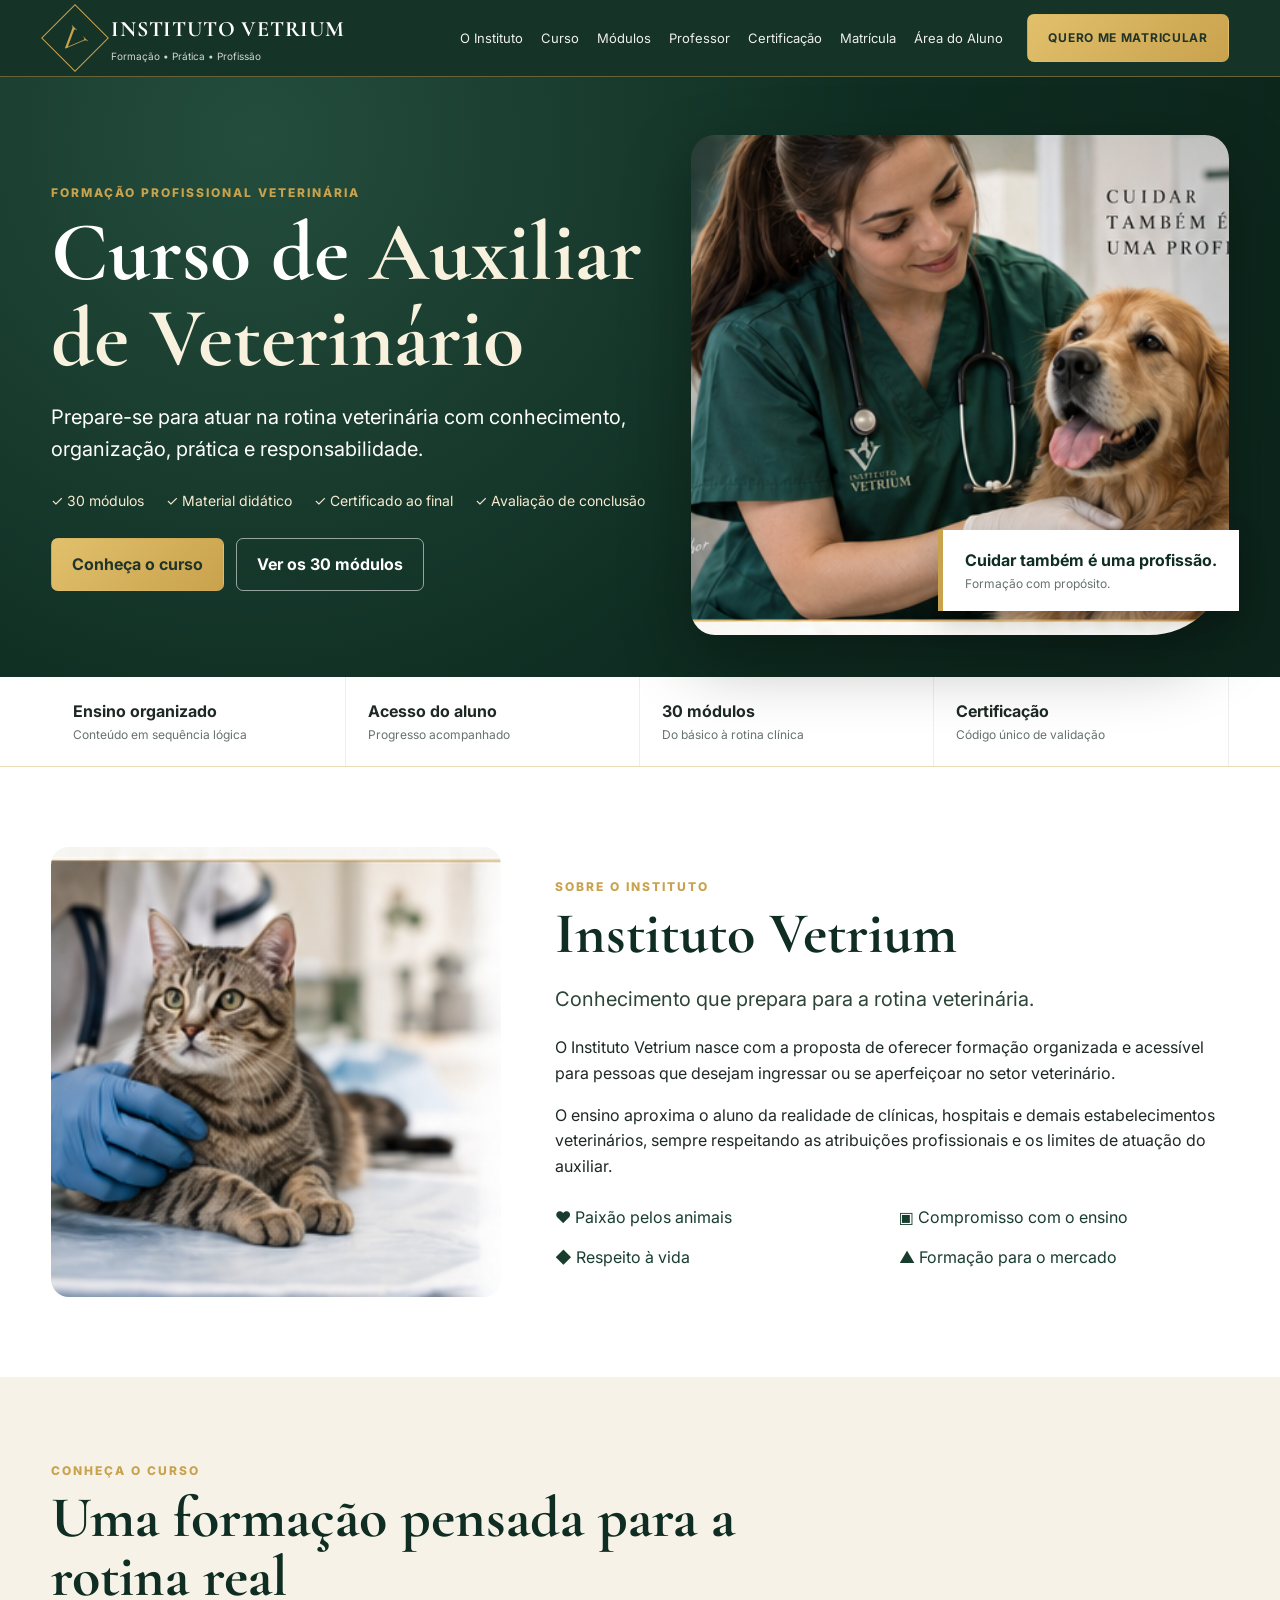
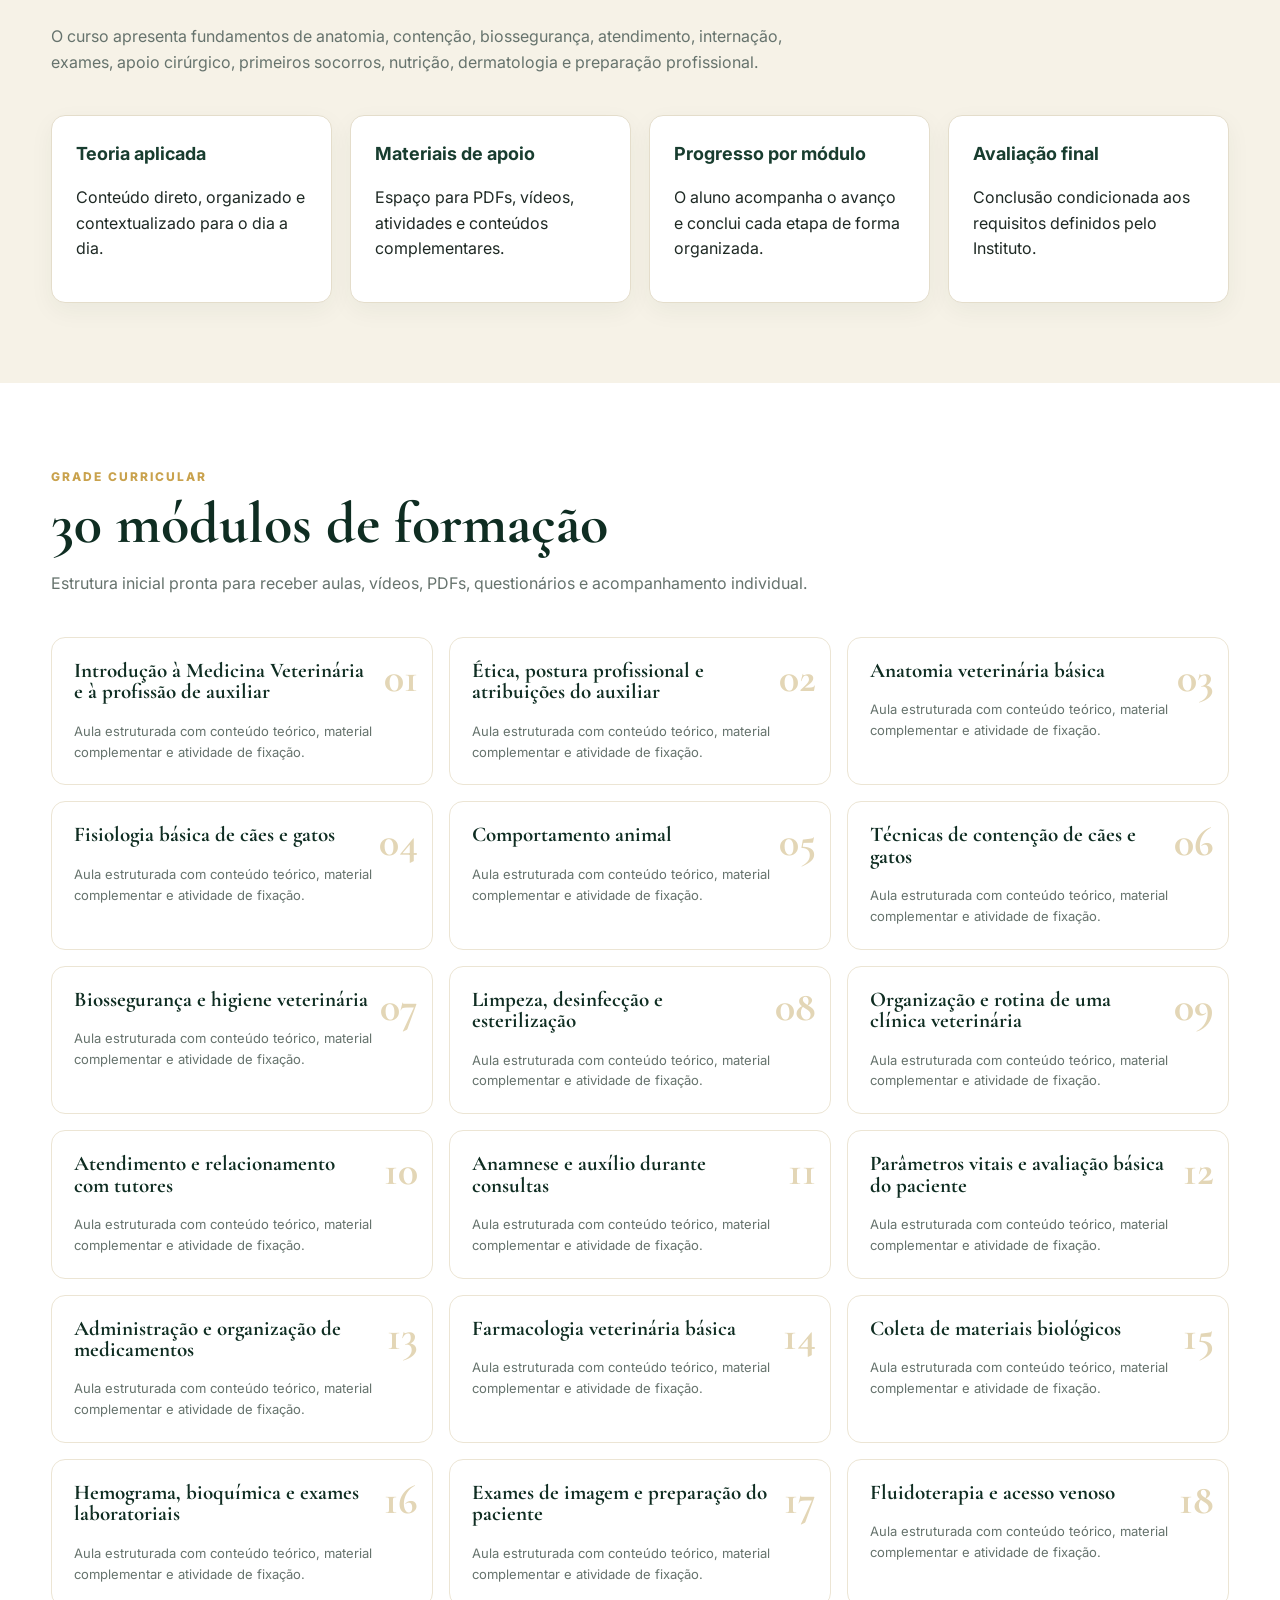
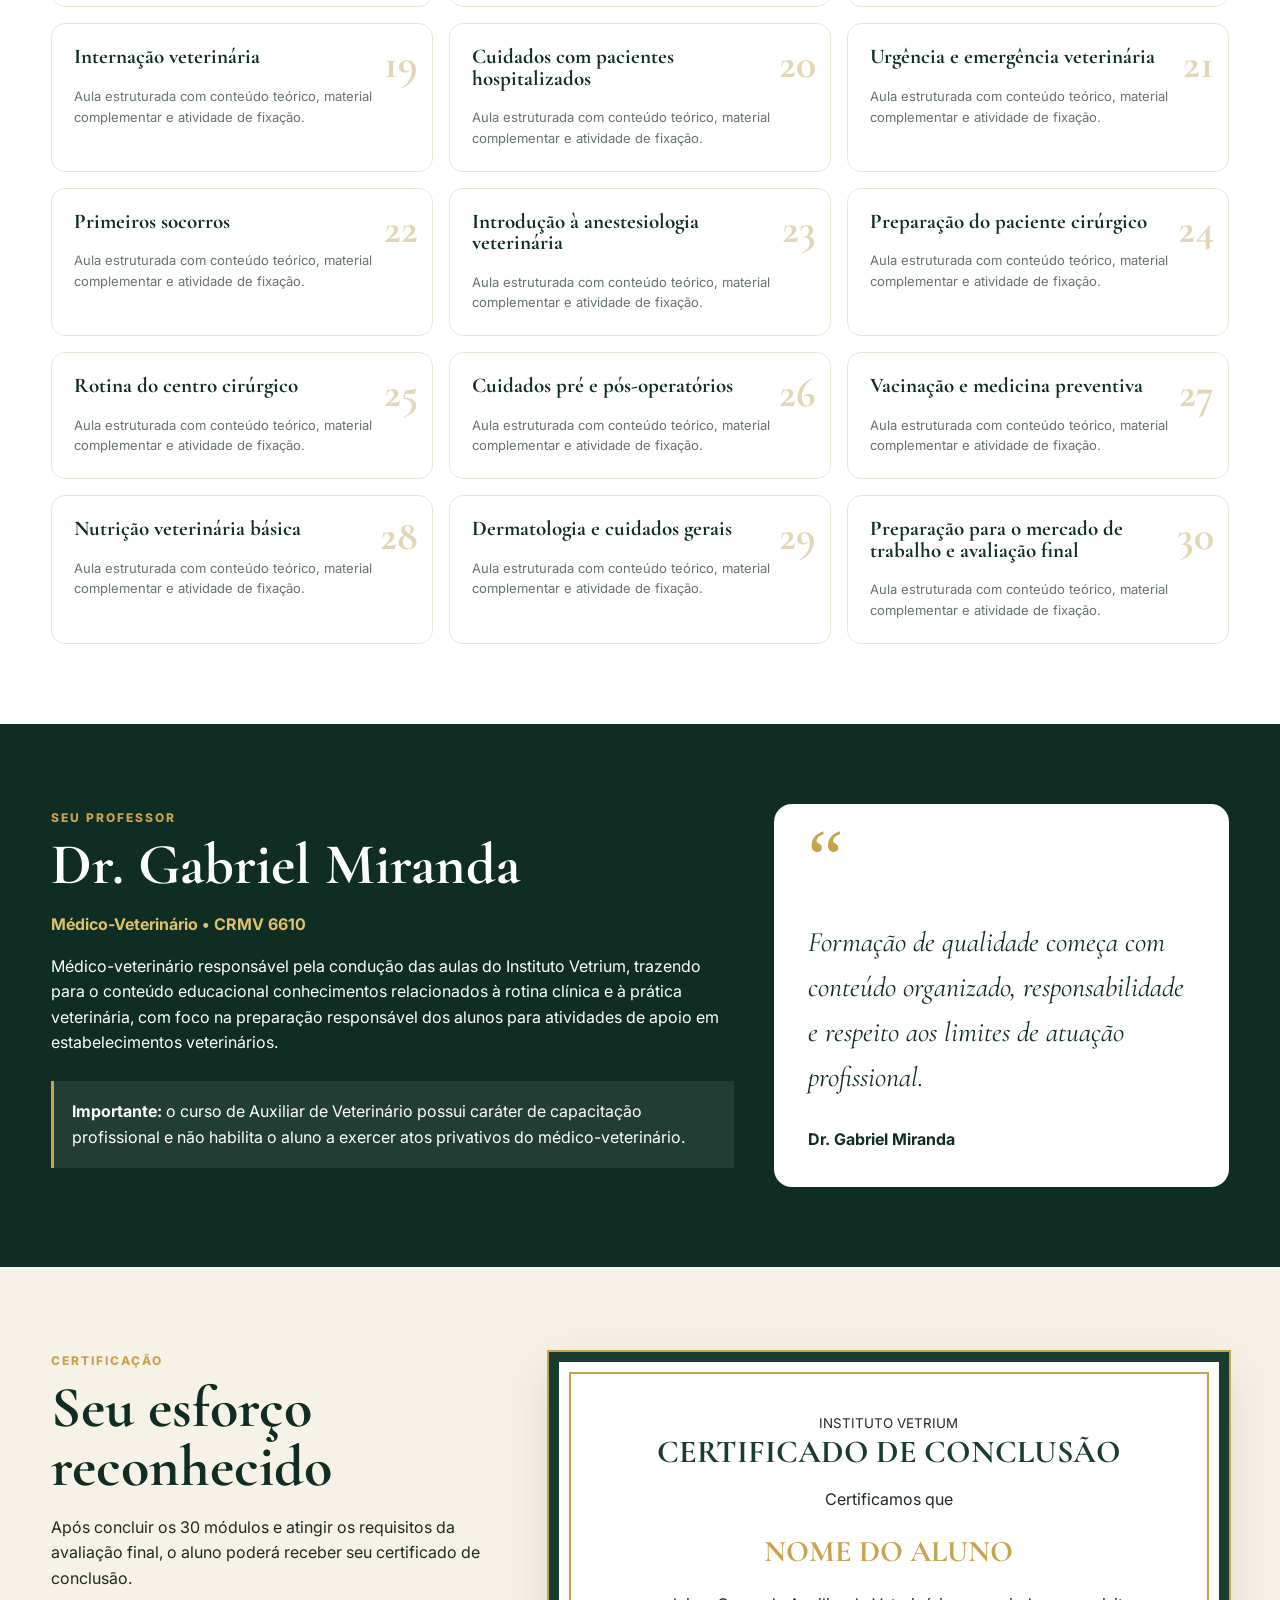
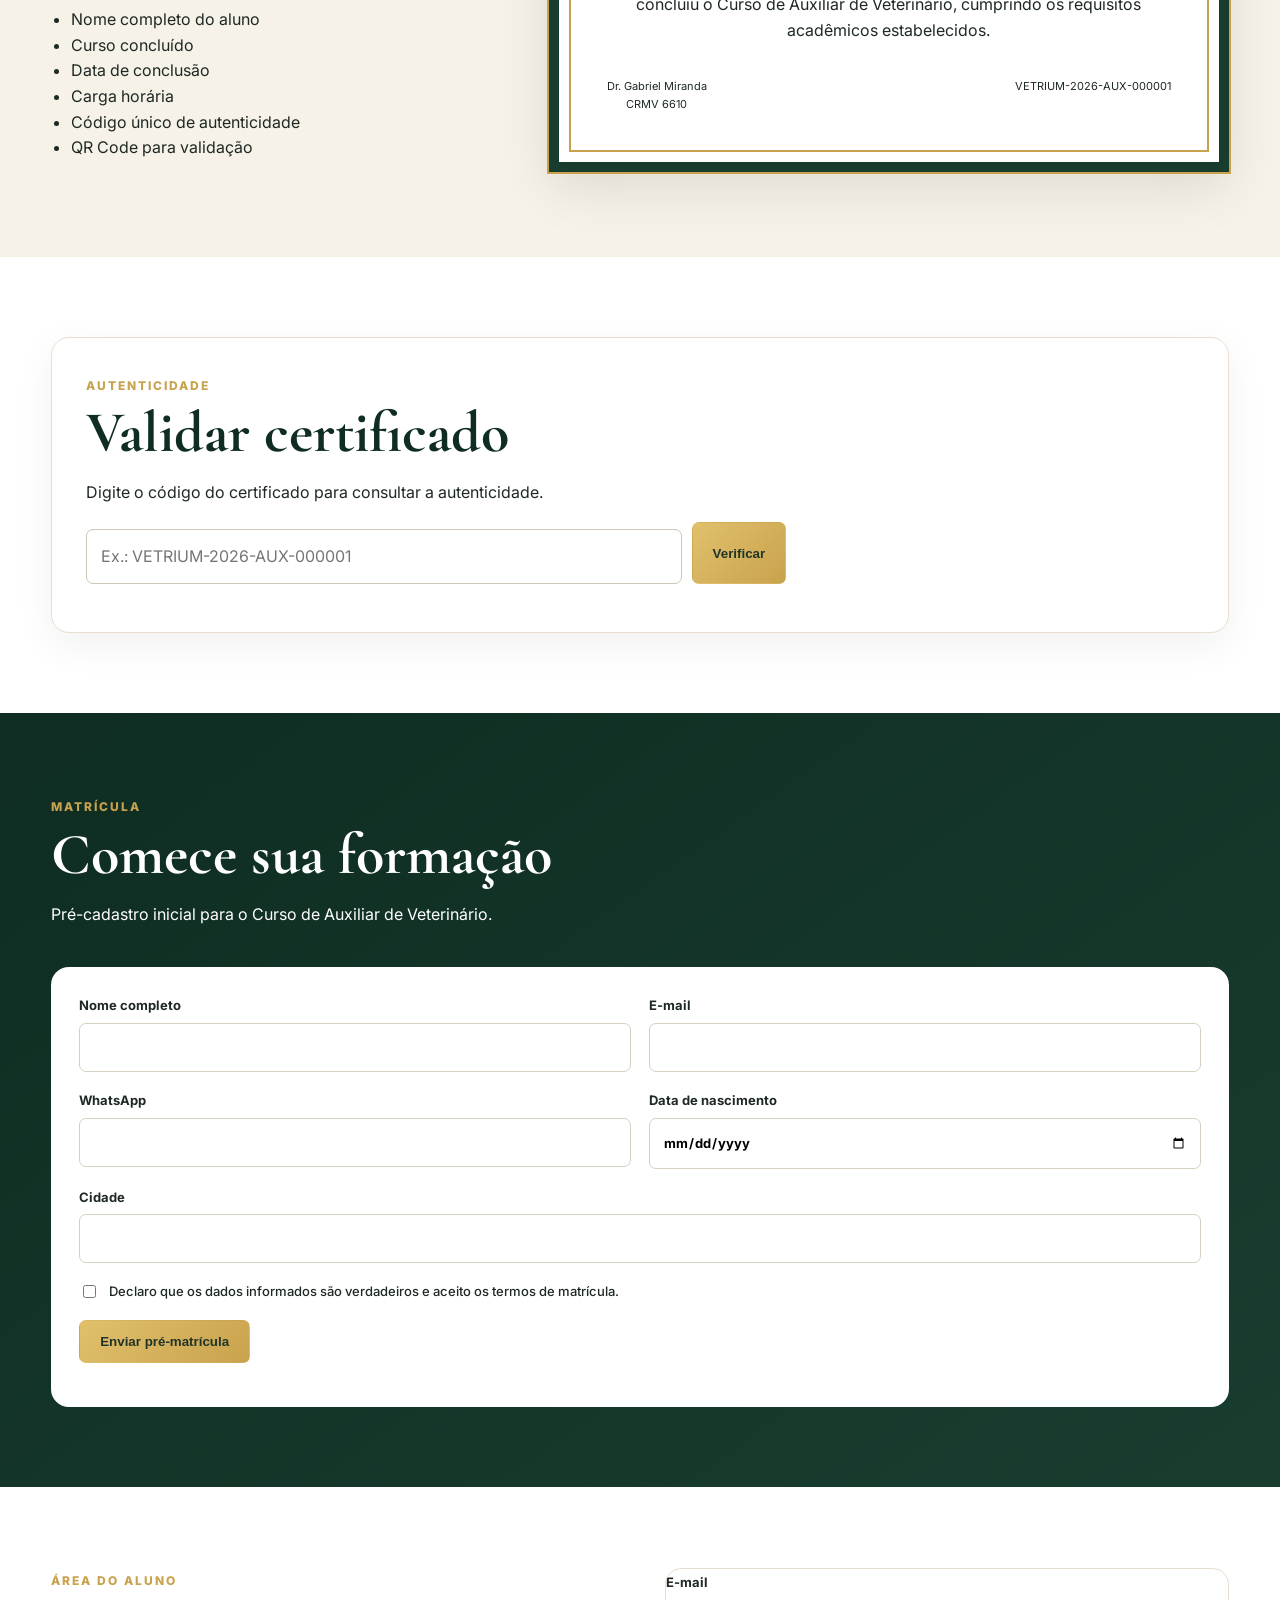
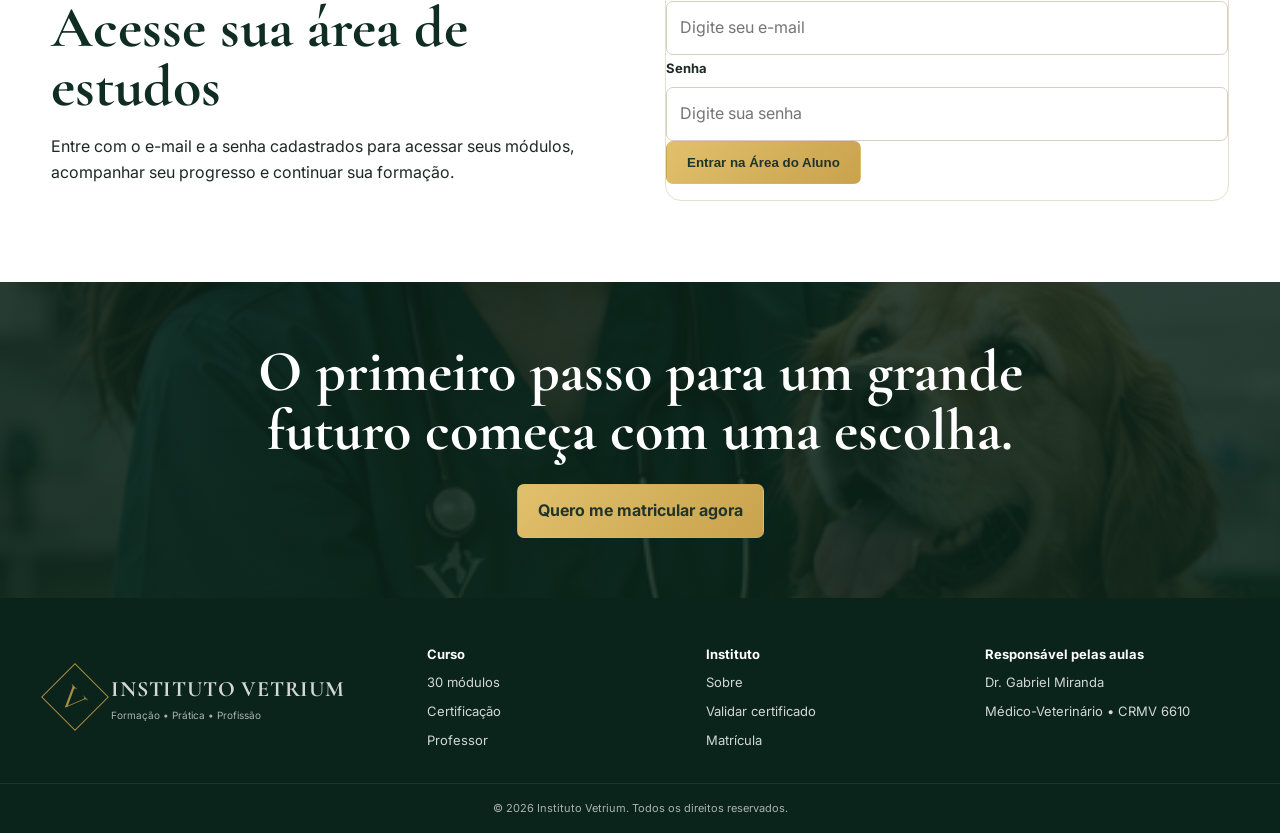
<file: index.html>
<!DOCTYPE html>
<html lang="pt-BR">
<head>
  <meta charset="UTF-8">
  <meta name="viewport" content="width=device-width, initial-scale=1.0">
  <title>Instituto Vetrium | Curso de Auxiliar de Veterinário</title>
  <meta name="description" content="Curso de Auxiliar de Veterinário do Instituto Vetrium, com 30 módulos, materiais, acompanhamento e certificação.">
  <link rel="preconnect" href="https://fonts.googleapis.com">
  <link rel="preconnect" href="https://fonts.gstatic.com" crossorigin>
  <link href="https://fonts.googleapis.com/css2?family=Cormorant+Garamond:wght@600;700&family=Inter:wght@400;500;600;700&display=swap" rel="stylesheet">
  <link rel="stylesheet" href="styles.css">
</head>
<body>
<header class="topbar">
  <div class="container nav-wrap">
    <a class="brand" href="#inicio" aria-label="Instituto Vetrium">
      <span class="brand-mark">V</span>
      <span><strong>INSTITUTO VETRIUM</strong><small>Formação • Prática • Profissão</small></span>
    </a>
    <button class="menu-toggle" aria-label="Abrir menu">☰</button>
    <nav class="nav">
      <a href="#instituto">O Instituto</a>
      <a href="#curso">Curso</a>
      <a href="#modulos">Módulos</a>
      <a href="#professor">Professor</a>
      <a href="#certificacao">Certificação</a>
      <a href="#matricula">Matrícula</a>
      <a href="#aluno">Área do Aluno</a>
    </nav>
    <a class="btn btn-gold desktop-cta" href="#matricula">Quero me matricular</a>
  </div>
</header>

<main>
<section id="inicio" class="hero">
  <div class="container hero-grid">
    <div class="hero-copy">
      <span class="eyebrow">FORMAÇÃO PROFISSIONAL VETERINÁRIA</span>
      <h1>Curso de <span>Auxiliar de Veterinário</span></h1>
      <p class="lead">Prepare-se para atuar na rotina veterinária com conhecimento, organização, prática e responsabilidade.</p>
      <div class="hero-points">
        <span>✓ 30 módulos</span>
        <span>✓ Material didático</span>
        <span>✓ Certificado ao final</span>
        <span>✓ Avaliação de conclusão</span>
      </div>
      <div class="actions">
        <a class="btn btn-gold" href="#curso">Conheça o curso</a>
        <a class="btn btn-outline" href="#modulos">Ver os 30 módulos</a>
      </div>
    </div>
    <div class="hero-visual">
      <img src="assets/hero-vetrium.png" alt="Profissional veterinário atendendo um cão">
      <div class="hero-badge"><strong>Cuidar também é uma profissão.</strong><span>Formação com propósito.</span></div>
    </div>
  </div>
</section>

<section class="benefits">
  <div class="container benefit-grid">
    <div><strong>Ensino organizado</strong><span>Conteúdo em sequência lógica</span></div>
    <div><strong>Acesso do aluno</strong><span>Progresso acompanhado</span></div>
    <div><strong>30 módulos</strong><span>Do básico à rotina clínica</span></div>
    <div><strong>Certificação</strong><span>Código único de validação</span></div>
  </div>
</section>

<section id="instituto" class="section">
  <div class="container split">
    <img class="rounded-photo" src="assets/about-cat.png" alt="Atendimento veterinário em gato">
    <div>
      <span class="eyebrow">SOBRE O INSTITUTO</span>
      <h2>Instituto Vetrium</h2>
      <p class="lead dark">Conhecimento que prepara para a rotina veterinária.</p>
      <p>O Instituto Vetrium nasce com a proposta de oferecer formação organizada e acessível para pessoas que desejam ingressar ou se aperfeiçoar no setor veterinário.</p>
      <p>O ensino aproxima o aluno da realidade de clínicas, hospitais e demais estabelecimentos veterinários, sempre respeitando as atribuições profissionais e os limites de atuação do auxiliar.</p>
      <div class="value-list">
        <span>♥ Paixão pelos animais</span>
        <span>▣ Compromisso com o ensino</span>
        <span>◆ Respeito à vida</span>
        <span>▲ Formação para o mercado</span>
      </div>
    </div>
  </div>
</section>

<section id="curso" class="section alt">
  <div class="container">
    <div class="section-heading">
      <span class="eyebrow">CONHEÇA O CURSO</span>
      <h2>Uma formação pensada para a rotina real</h2>
      <p>O curso apresenta fundamentos de anatomia, contenção, biossegurança, atendimento, internação, exames, apoio cirúrgico, primeiros socorros, nutrição, dermatologia e preparação profissional.</p>
    </div>
    <div class="course-grid">
      <div class="feature-card"><strong>Teoria aplicada</strong><p>Conteúdo direto, organizado e contextualizado para o dia a dia.</p></div>
      <div class="feature-card"><strong>Materiais de apoio</strong><p>Espaço para PDFs, vídeos, atividades e conteúdos complementares.</p></div>
      <div class="feature-card"><strong>Progresso por módulo</strong><p>O aluno acompanha o avanço e conclui cada etapa de forma organizada.</p></div>
      <div class="feature-card"><strong>Avaliação final</strong><p>Conclusão condicionada aos requisitos definidos pelo Instituto.</p></div>
    </div>
  </div>
</section>

<section id="modulos" class="section">
  <div class="container">
    <div class="section-heading">
      <span class="eyebrow">GRADE CURRICULAR</span>
      <h2>30 módulos de formação</h2>
      <p>Estrutura inicial pronta para receber aulas, vídeos, PDFs, questionários e acompanhamento individual.</p>
    </div>
    <div class="modules-grid">
      <article class="module-card">
        <span class="module-number">01</span>
        <h3>Introdução à Medicina Veterinária e à profissão de auxiliar</h3>
        <p>Aula estruturada com conteúdo teórico, material complementar e atividade de fixação.</p>
      </article>
<article class="module-card">
        <span class="module-number">02</span>
        <h3>Ética, postura profissional e atribuições do auxiliar</h3>
        <p>Aula estruturada com conteúdo teórico, material complementar e atividade de fixação.</p>
      </article>
<article class="module-card">
        <span class="module-number">03</span>
        <h3>Anatomia veterinária básica</h3>
        <p>Aula estruturada com conteúdo teórico, material complementar e atividade de fixação.</p>
      </article>
<article class="module-card">
        <span class="module-number">04</span>
        <h3>Fisiologia básica de cães e gatos</h3>
        <p>Aula estruturada com conteúdo teórico, material complementar e atividade de fixação.</p>
      </article>
<article class="module-card">
        <span class="module-number">05</span>
        <h3>Comportamento animal</h3>
        <p>Aula estruturada com conteúdo teórico, material complementar e atividade de fixação.</p>
      </article>
<article class="module-card">
        <span class="module-number">06</span>
        <h3>Técnicas de contenção de cães e gatos</h3>
        <p>Aula estruturada com conteúdo teórico, material complementar e atividade de fixação.</p>
      </article>
<article class="module-card">
        <span class="module-number">07</span>
        <h3>Biossegurança e higiene veterinária</h3>
        <p>Aula estruturada com conteúdo teórico, material complementar e atividade de fixação.</p>
      </article>
<article class="module-card">
        <span class="module-number">08</span>
        <h3>Limpeza, desinfecção e esterilização</h3>
        <p>Aula estruturada com conteúdo teórico, material complementar e atividade de fixação.</p>
      </article>
<article class="module-card">
        <span class="module-number">09</span>
        <h3>Organização e rotina de uma clínica veterinária</h3>
        <p>Aula estruturada com conteúdo teórico, material complementar e atividade de fixação.</p>
      </article>
<article class="module-card">
        <span class="module-number">10</span>
        <h3>Atendimento e relacionamento com tutores</h3>
        <p>Aula estruturada com conteúdo teórico, material complementar e atividade de fixação.</p>
      </article>
<article class="module-card">
        <span class="module-number">11</span>
        <h3>Anamnese e auxílio durante consultas</h3>
        <p>Aula estruturada com conteúdo teórico, material complementar e atividade de fixação.</p>
      </article>
<article class="module-card">
        <span class="module-number">12</span>
        <h3>Parâmetros vitais e avaliação básica do paciente</h3>
        <p>Aula estruturada com conteúdo teórico, material complementar e atividade de fixação.</p>
      </article>
<article class="module-card">
        <span class="module-number">13</span>
        <h3>Administração e organização de medicamentos</h3>
        <p>Aula estruturada com conteúdo teórico, material complementar e atividade de fixação.</p>
      </article>
<article class="module-card">
        <span class="module-number">14</span>
        <h3>Farmacologia veterinária básica</h3>
        <p>Aula estruturada com conteúdo teórico, material complementar e atividade de fixação.</p>
      </article>
<article class="module-card">
        <span class="module-number">15</span>
        <h3>Coleta de materiais biológicos</h3>
        <p>Aula estruturada com conteúdo teórico, material complementar e atividade de fixação.</p>
      </article>
<article class="module-card">
        <span class="module-number">16</span>
        <h3>Hemograma, bioquímica e exames laboratoriais</h3>
        <p>Aula estruturada com conteúdo teórico, material complementar e atividade de fixação.</p>
      </article>
<article class="module-card">
        <span class="module-number">17</span>
        <h3>Exames de imagem e preparação do paciente</h3>
        <p>Aula estruturada com conteúdo teórico, material complementar e atividade de fixação.</p>
      </article>
<article class="module-card">
        <span class="module-number">18</span>
        <h3>Fluidoterapia e acesso venoso</h3>
        <p>Aula estruturada com conteúdo teórico, material complementar e atividade de fixação.</p>
      </article>
<article class="module-card">
        <span class="module-number">19</span>
        <h3>Internação veterinária</h3>
        <p>Aula estruturada com conteúdo teórico, material complementar e atividade de fixação.</p>
      </article>
<article class="module-card">
        <span class="module-number">20</span>
        <h3>Cuidados com pacientes hospitalizados</h3>
        <p>Aula estruturada com conteúdo teórico, material complementar e atividade de fixação.</p>
      </article>
<article class="module-card">
        <span class="module-number">21</span>
        <h3>Urgência e emergência veterinária</h3>
        <p>Aula estruturada com conteúdo teórico, material complementar e atividade de fixação.</p>
      </article>
<article class="module-card">
        <span class="module-number">22</span>
        <h3>Primeiros socorros</h3>
        <p>Aula estruturada com conteúdo teórico, material complementar e atividade de fixação.</p>
      </article>
<article class="module-card">
        <span class="module-number">23</span>
        <h3>Introdução à anestesiologia veterinária</h3>
        <p>Aula estruturada com conteúdo teórico, material complementar e atividade de fixação.</p>
      </article>
<article class="module-card">
        <span class="module-number">24</span>
        <h3>Preparação do paciente cirúrgico</h3>
        <p>Aula estruturada com conteúdo teórico, material complementar e atividade de fixação.</p>
      </article>
<article class="module-card">
        <span class="module-number">25</span>
        <h3>Rotina do centro cirúrgico</h3>
        <p>Aula estruturada com conteúdo teórico, material complementar e atividade de fixação.</p>
      </article>
<article class="module-card">
        <span class="module-number">26</span>
        <h3>Cuidados pré e pós-operatórios</h3>
        <p>Aula estruturada com conteúdo teórico, material complementar e atividade de fixação.</p>
      </article>
<article class="module-card">
        <span class="module-number">27</span>
        <h3>Vacinação e medicina preventiva</h3>
        <p>Aula estruturada com conteúdo teórico, material complementar e atividade de fixação.</p>
      </article>
<article class="module-card">
        <span class="module-number">28</span>
        <h3>Nutrição veterinária básica</h3>
        <p>Aula estruturada com conteúdo teórico, material complementar e atividade de fixação.</p>
      </article>
<article class="module-card">
        <span class="module-number">29</span>
        <h3>Dermatologia e cuidados gerais</h3>
        <p>Aula estruturada com conteúdo teórico, material complementar e atividade de fixação.</p>
      </article>
<article class="module-card">
        <span class="module-number">30</span>
        <h3>Preparação para o mercado de trabalho e avaliação final</h3>
        <p>Aula estruturada com conteúdo teórico, material complementar e atividade de fixação.</p>
      </article>
    </div>
  </div>
</section>

<section id="professor" class="section professor">
  <div class="container professor-grid">
    <div>
      <span class="eyebrow">SEU PROFESSOR</span>
      <h2>Dr. Gabriel Miranda</h2>
      <p class="credential">Médico-Veterinário • CRMV 6610</p>
      <p>Médico-veterinário responsável pela condução das aulas do Instituto Vetrium, trazendo para o conteúdo educacional conhecimentos relacionados à rotina clínica e à prática veterinária, com foco na preparação responsável dos alunos para atividades de apoio em estabelecimentos veterinários.</p>
      <div class="notice"><strong>Importante:</strong> o curso de Auxiliar de Veterinário possui caráter de capacitação profissional e não habilita o aluno a exercer atos privativos do médico-veterinário.</div>
    </div>
    <div class="quote-card">
      <span>“</span>
      <p>Formação de qualidade começa com conteúdo organizado, responsabilidade e respeito aos limites de atuação profissional.</p>
      <strong>Dr. Gabriel Miranda</strong>
    </div>
  </div>
</section>

<section id="certificacao" class="section alt">
  <div class="container certificate-grid">
    <div>
      <span class="eyebrow">CERTIFICAÇÃO</span>
      <h2>Seu esforço reconhecido</h2>
      <p>Após concluir os 30 módulos e atingir os requisitos da avaliação final, o aluno poderá receber seu certificado de conclusão.</p>
      <ul class="clean-list">
        <li>Nome completo do aluno</li>
        <li>Curso concluído</li>
        <li>Data de conclusão</li>
        <li>Carga horária</li>
        <li>Código único de autenticidade</li>
        <li>QR Code para validação</li>
      </ul>
    </div>
    <div class="certificate">
      <div class="cert-inner">
        <small>INSTITUTO VETRIUM</small>
        <h3>CERTIFICADO DE CONCLUSÃO</h3>
        <p>Certificamos que</p>
        <strong>NOME DO ALUNO</strong>
        <p>concluiu o Curso de Auxiliar de Veterinário, cumprindo os requisitos acadêmicos estabelecidos.</p>
        <div class="cert-sign">
          <span>Dr. Gabriel Miranda<br>CRMV 6610</span>
          <span>VETRIUM-2026-AUX-000001</span>
        </div>
      </div>
    </div>
  </div>
</section>

<section id="validar" class="section validation">
  <div class="container validation-box">
    <div>
      <span class="eyebrow">AUTENTICIDADE</span>
      <h2>Validar certificado</h2>
      <p>Digite o código do certificado para consultar a autenticidade.</p>
    </div>
    <form id="validationForm" class="inline-form">
      <input id="certificateCode" placeholder="Ex.: VETRIUM-2026-AUX-000001" required>
      <button class="btn btn-gold" type="submit">Verificar</button>
    </form>
    <div id="validationResult" class="result" aria-live="polite"></div>
  </div>
</section>

<section id="matricula" class="section enrollment">
  <div class="container">
    <div class="section-heading light">
      <span class="eyebrow">MATRÍCULA</span>
      <h2>Comece sua formação</h2>
      <p>Pré-cadastro inicial para o Curso de Auxiliar de Veterinário.</p>
    </div>
    <form id="enrollmentForm" class="form-card">
      <div class="field-grid">
        <label>Nome completo<input name="nome" required></label>
        <label>E-mail<input type="email" name="email" required></label>
        <label>WhatsApp<input name="whatsapp" required></label>
        <label>Data de nascimento<input type="date" name="nascimento"></label>
      </div>
      <label class="full">Cidade<input name="cidade"></label>
      <label class="consent"><input type="checkbox" required> Declaro que os dados informados são verdadeiros e aceito os termos de matrícula.</label>
      <button class="btn btn-gold" type="submit">Enviar pré-matrícula</button>
      <p id="enrollmentMessage" class="form-message"></p>
    </form>
  </div>
</section>

<section id="aluno" class="section">
  <div class="container student-grid">

    <div>
      <span class="eyebrow">ÁREA DO ALUNO</span>
      <h2>Acesse sua área de estudos</h2>
      <p>
        Entre com o e-mail e a senha cadastrados para acessar seus módulos,
        acompanhar seu progresso e continuar sua formação.
      </p>
    </div>

    <div class="student-panel">
      <form id="loginForm">

        <label for="loginEmail">E-mail</label>
        <input
          type="email"
          id="loginEmail"
          placeholder="Digite seu e-mail"
          required
        >

        <label for="loginPassword">Senha</label>
        <input
          type="password"
          id="loginPassword"
          placeholder="Digite sua senha"
          required
        >

        <button type="submit" class="btn btn-gold">
          Entrar na Área do Aluno
        </button>

        <p id="loginMessage"></p>

      </form>
    </div>

  </div>
</section>

<section class="final-cta">
  <div class="container">
    <h2>O primeiro passo para um grande futuro começa com uma escolha.</h2>
    <a class="btn btn-gold" href="#matricula">Quero me matricular agora</a>
  </div>
</section>
</main>

<footer>
  <div class="container footer-grid">
    <div class="brand footer-brand">
      <span class="brand-mark">V</span>
      <span><strong>INSTITUTO VETRIUM</strong><small>Formação • Prática • Profissão</small></span>
    </div>
    <div>
      <strong>Curso</strong>
      <a href="#modulos">30 módulos</a>
      <a href="#certificacao">Certificação</a>
      <a href="#professor">Professor</a>
    </div>
    <div>
      <strong>Instituto</strong>
      <a href="#instituto">Sobre</a>
      <a href="#validar">Validar certificado</a>
      <a href="#matricula">Matrícula</a>
    </div>
    <div>
      <strong>Responsável pelas aulas</strong>
      <span>Dr. Gabriel Miranda</span>
      <span>Médico-Veterinário • CRMV 6610</span>
    </div>
  </div>
  <div class="copyright">© 2026 Instituto Vetrium. Todos os direitos reservados.</div>
</footer>

<script src="script.js"></script>
</body>
</html>
</file>
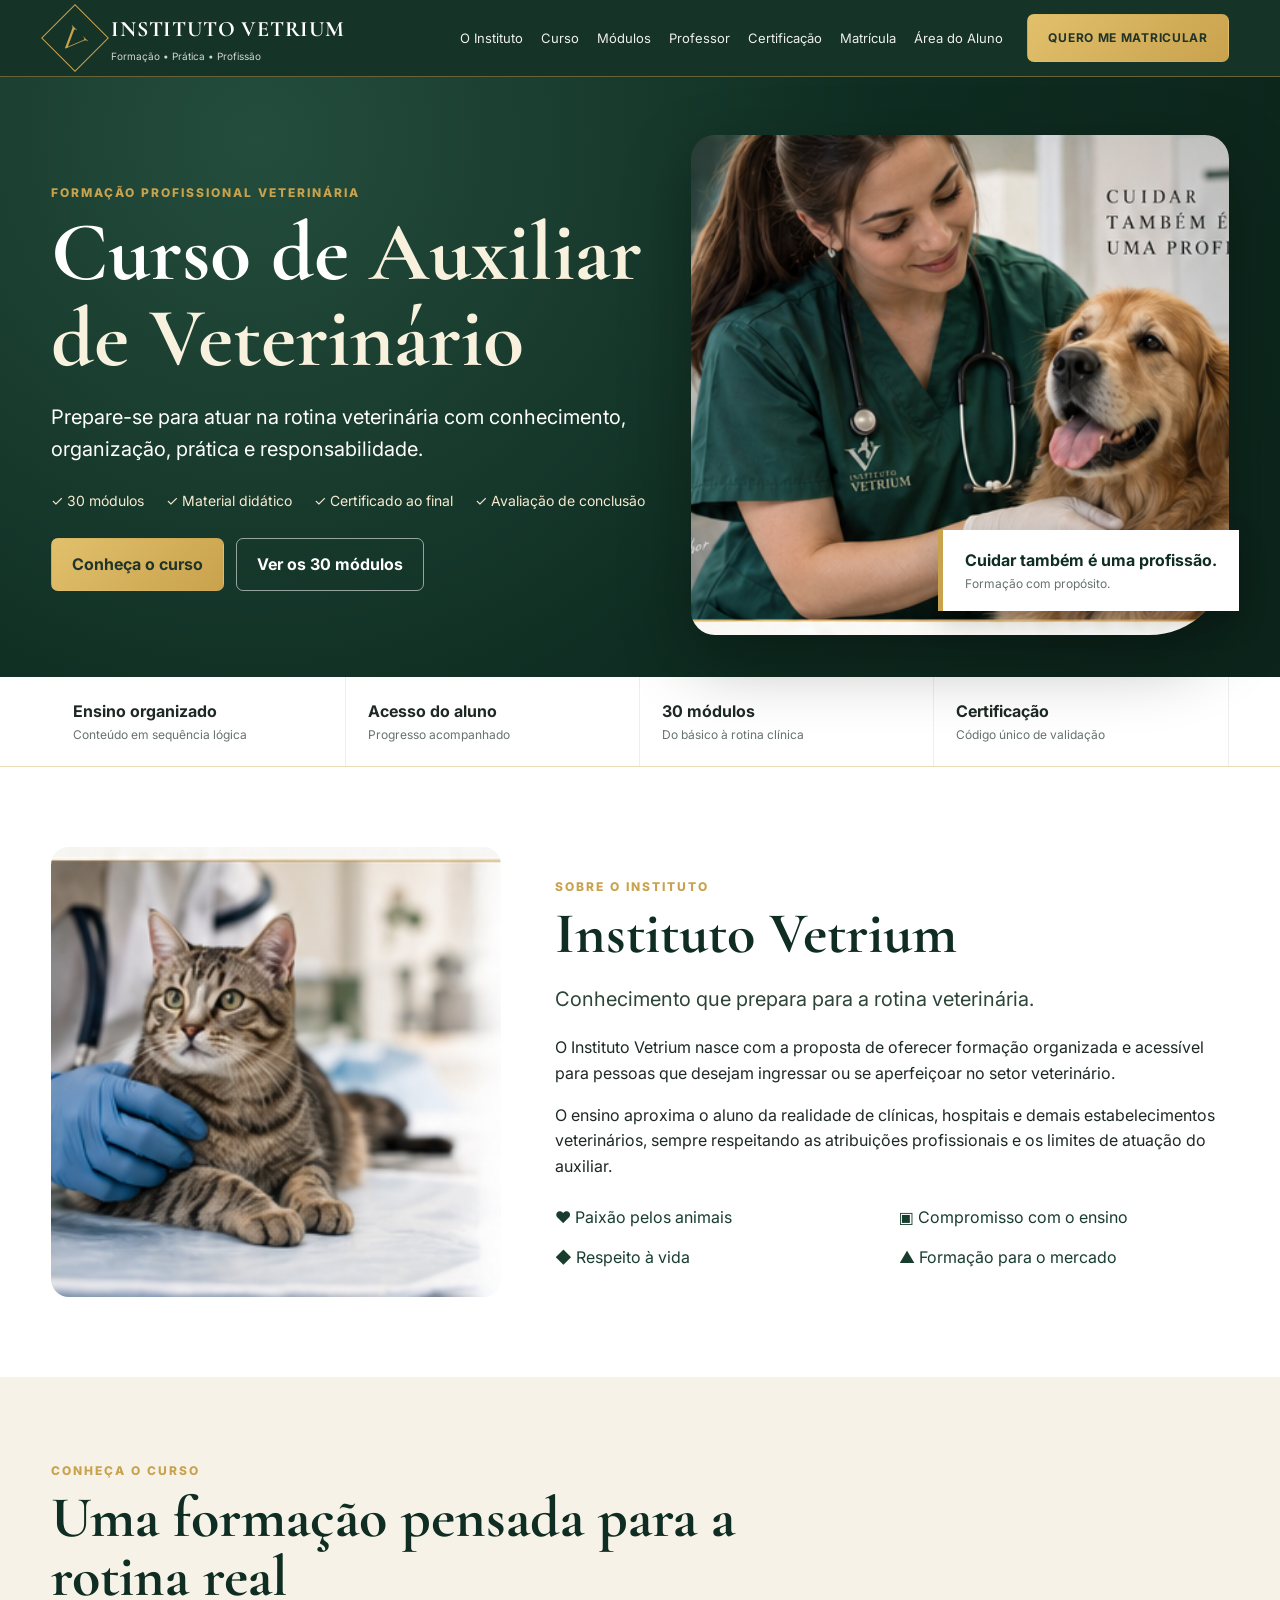
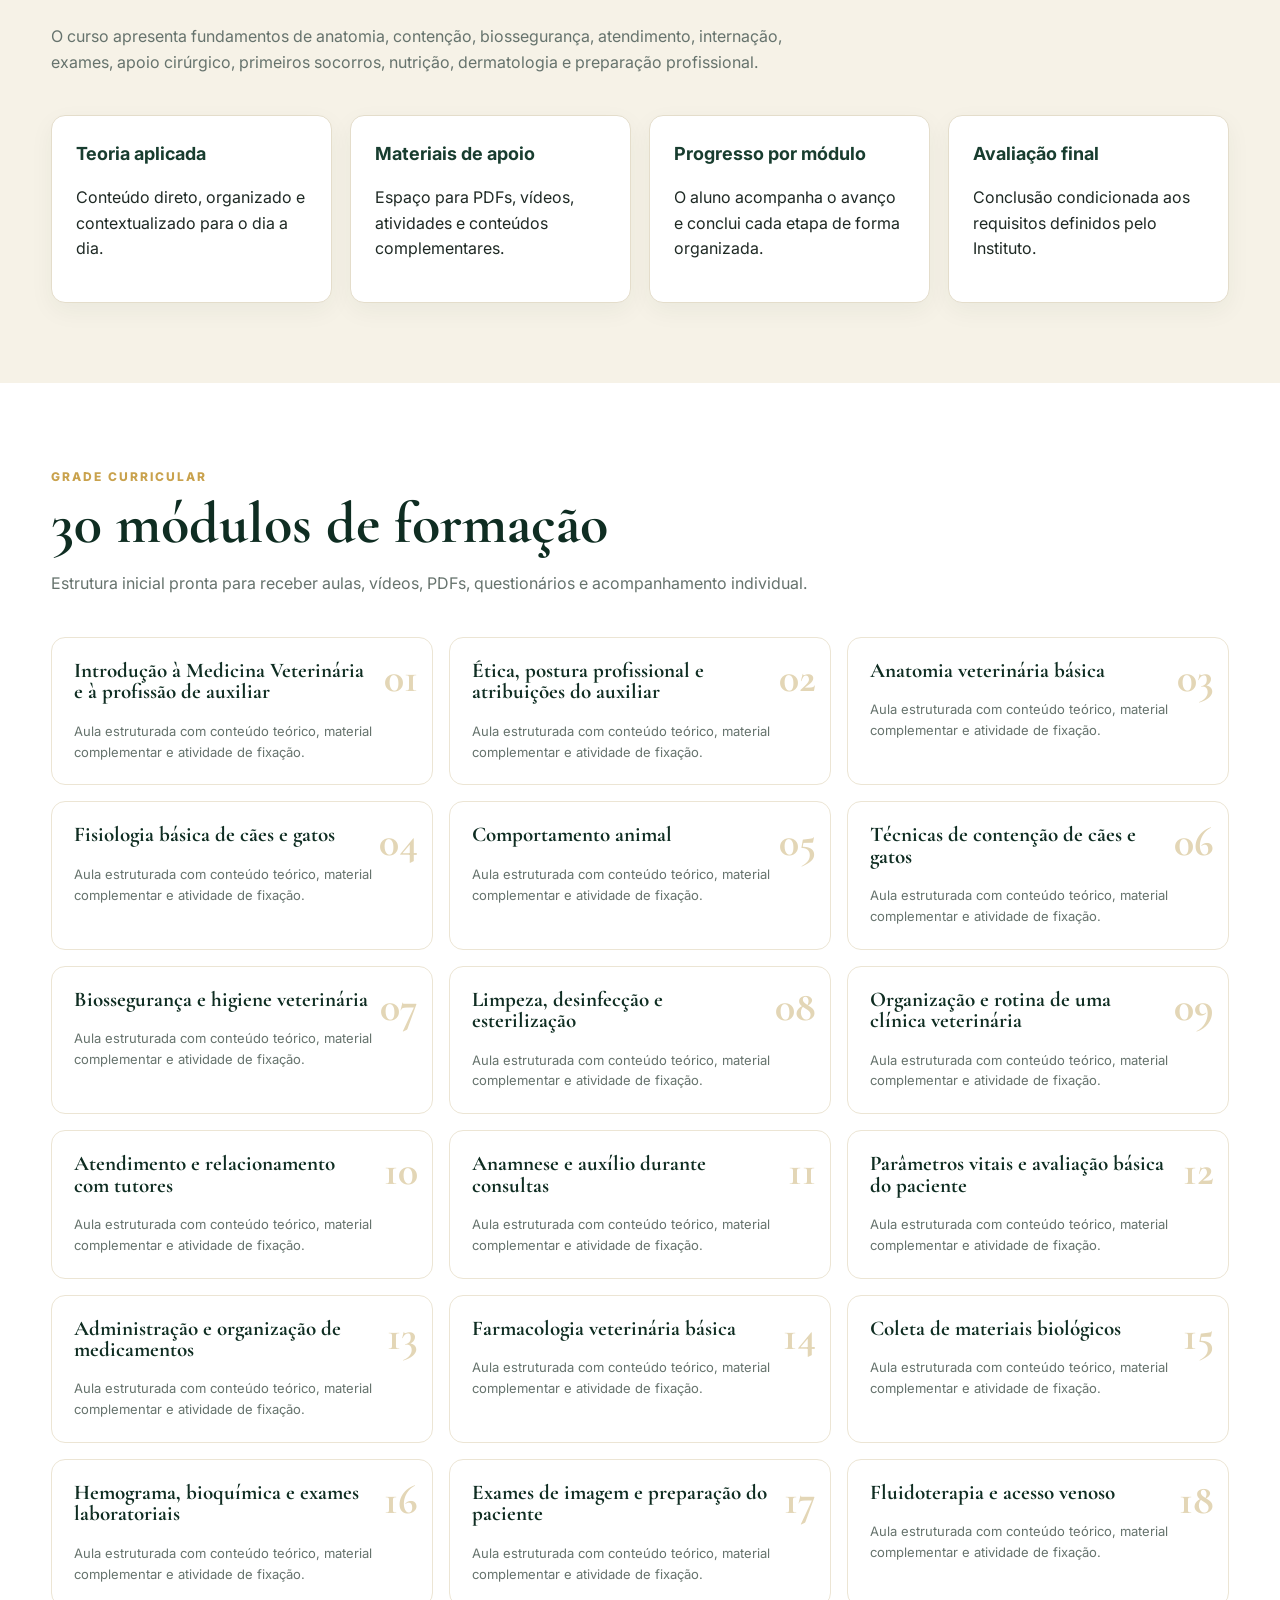
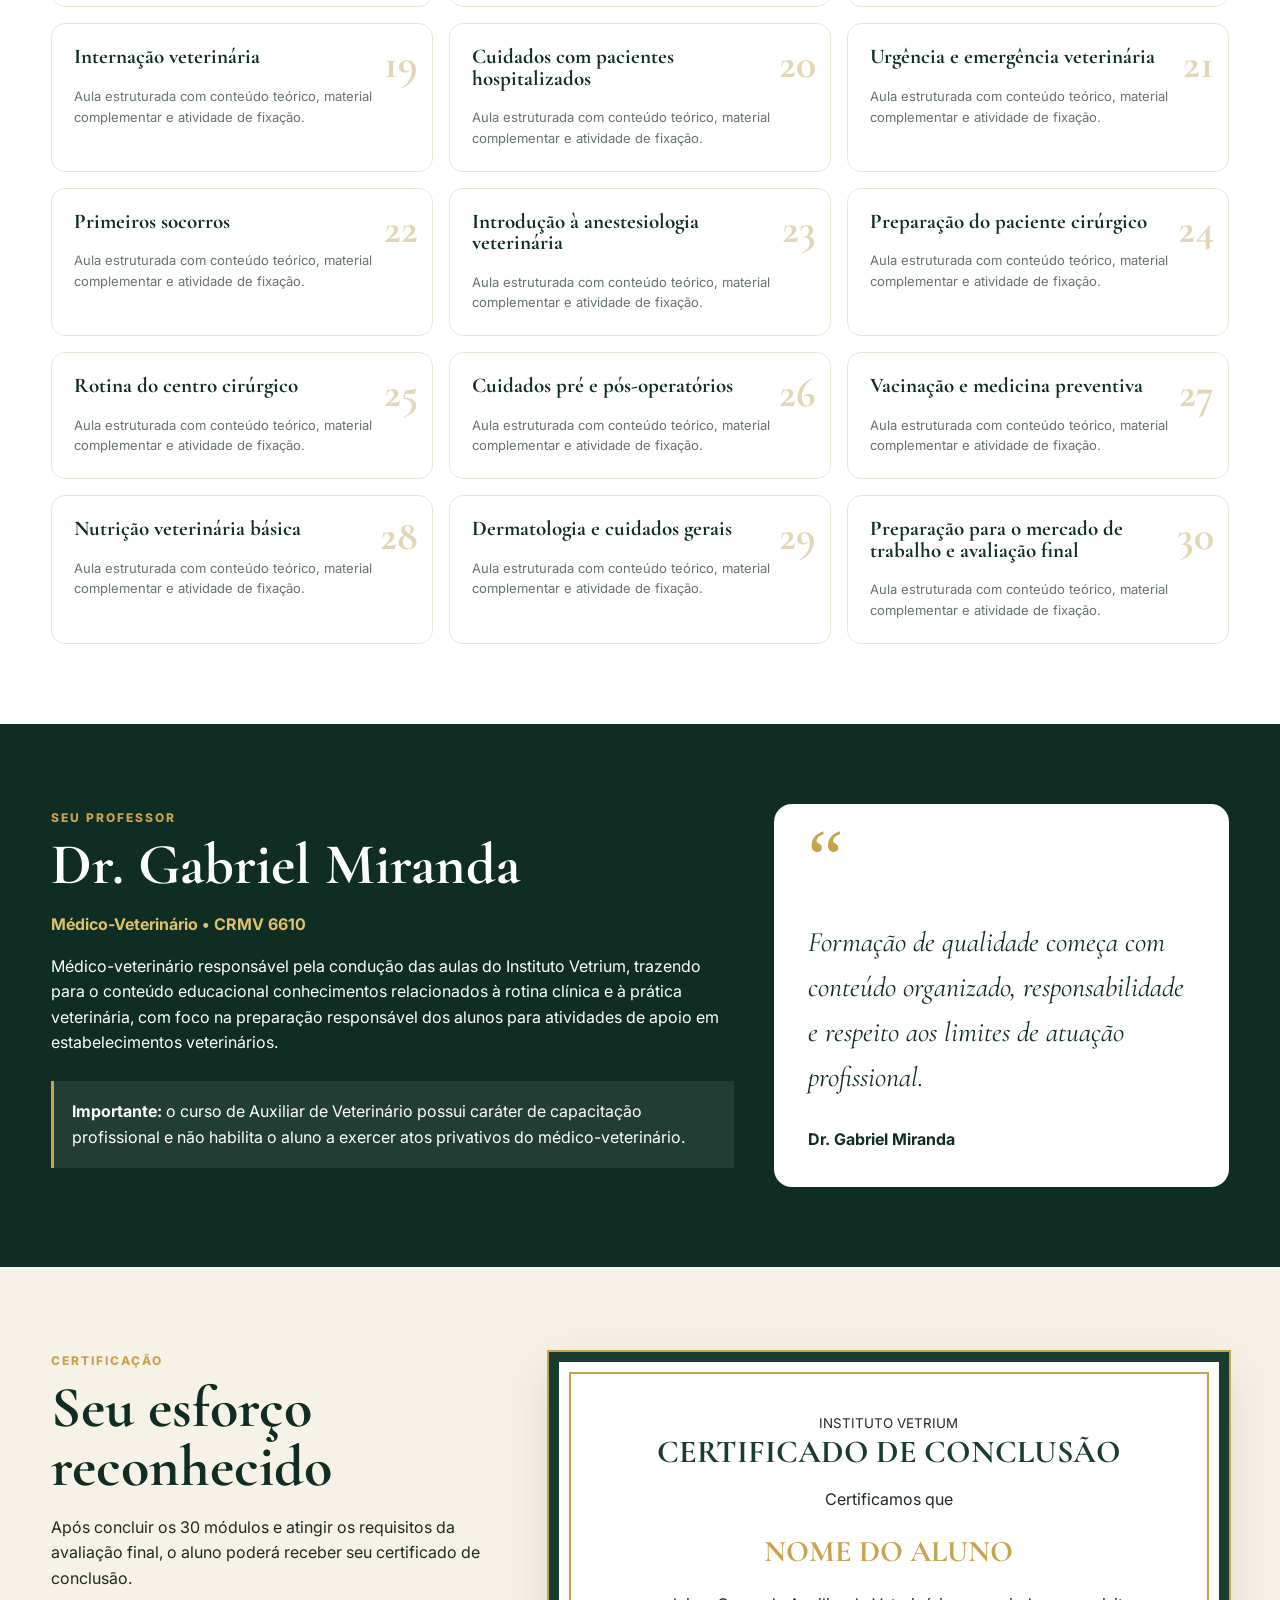
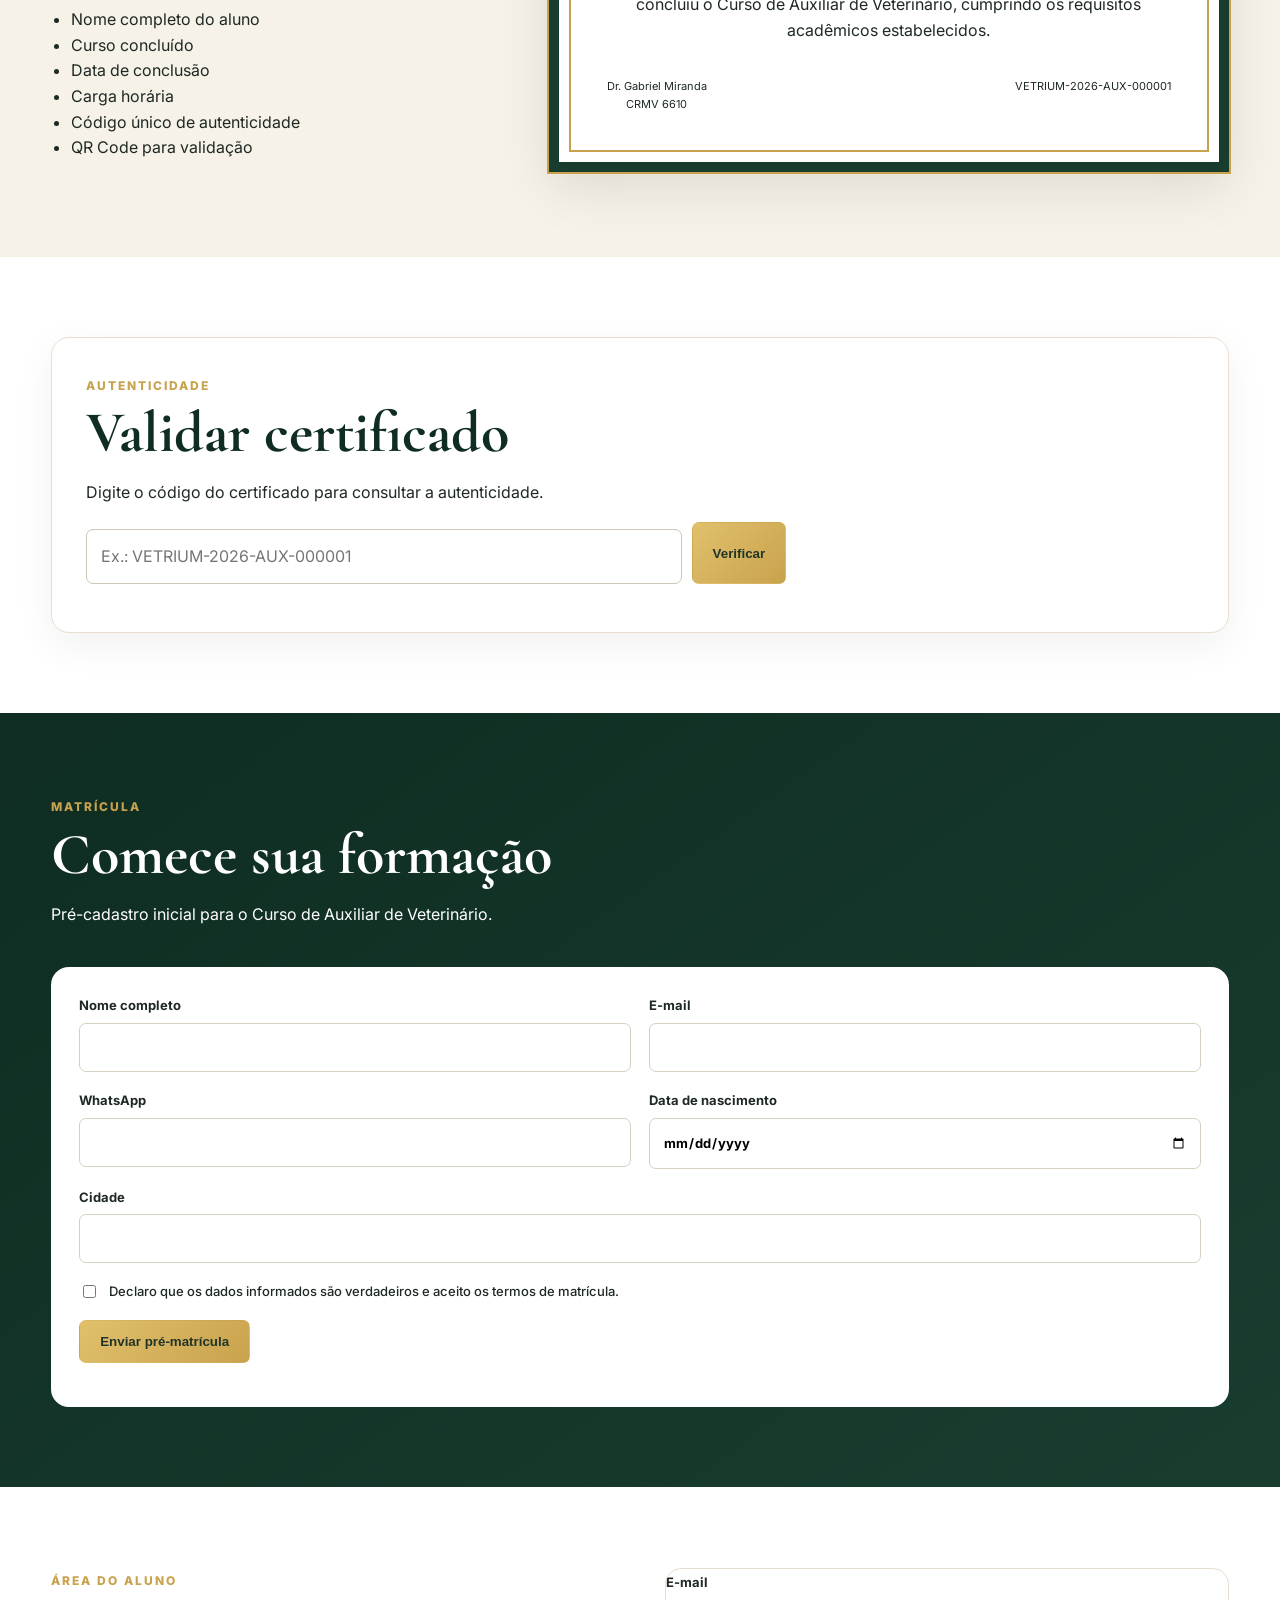
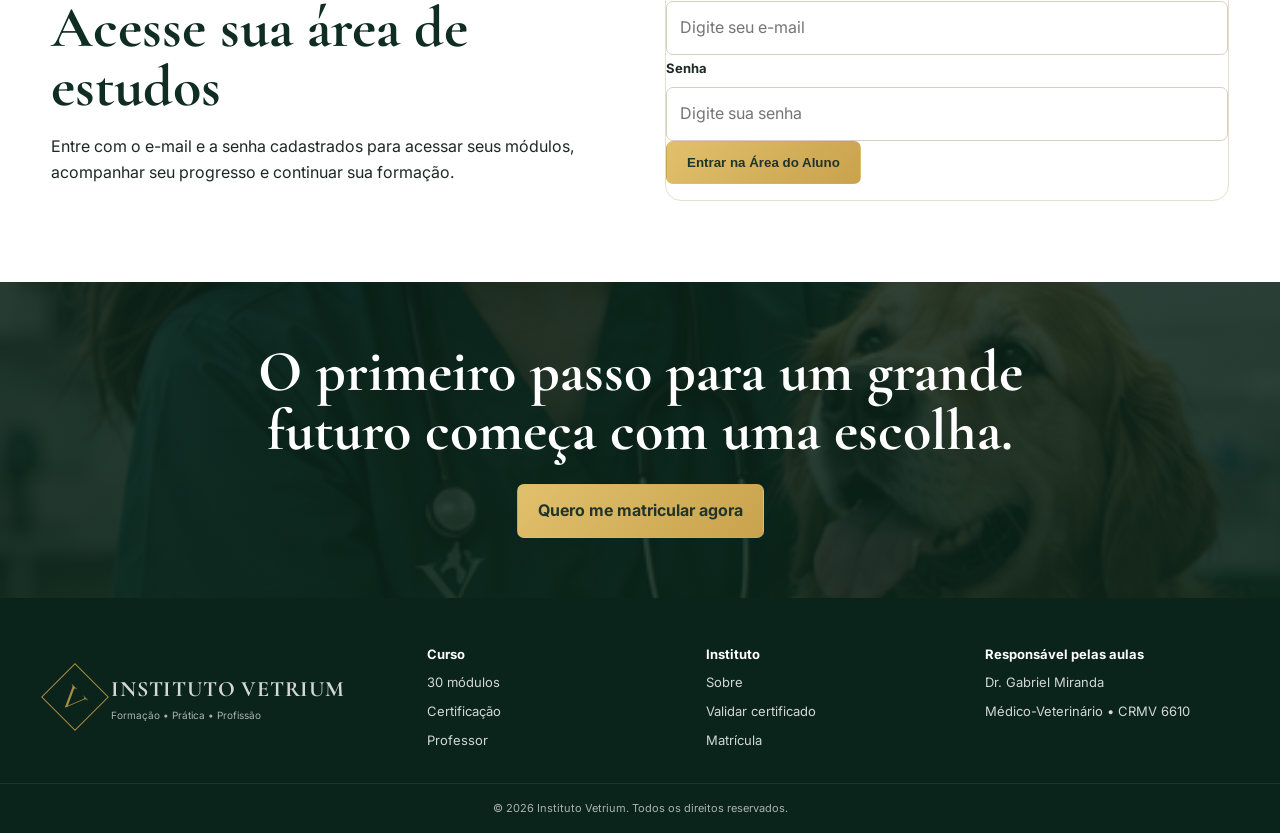
<file: aluno.html>
=.student-page {
      min-height: 100vh;
      padding: 40px 20px 70px;
    }

    .student-container {
      max-width: 1100px;
      margin: 0 auto;
    }

    .student-top {
      display: flex;
      align-items: flex-start;
      justify-content: space-between;
      gap: 20px;
      margin-bottom: 35px;
    }

    .eyebrow {
      margin: 0 0 10px;
      color: #c28e2d;
      font-size: 13px;
      font-weight: 800;
      letter-spacing: 2px;
      text-transform: uppercase;
    }

    .student-top h1 {
      margin: 0;
      font-family: Georgia, serif;
      font-size: clamp(48px, 8vw, 78px);
      line-height: 1;
      color: #123f31;
    }

    .student-email {
      margin-top: 14px;
      color: #666;
      font-size: 16px;
    }

    .logout-btn {
      margin-top: 10px;
      border: none;
      background: #123f31;
      color: white;
      padding: 13px 22px;
      border-radius: 9px;
      font-weight: 700;
      cursor: pointer;
    }

    .progress-card {
      background: white;
      padding: 28px;
      border-radius: 18px;
      margin-bottom: 42px;
      box-shadow: 0 10px 28px rgba(0,0,0,.05);
    }

    .progress-card h2 {
      margin: 0 0 15px;
      font-family: Georgia, serif;
      font-size: 48px;
      color: #123f31;
    }

    .progress-bar {
      width: 100%;
      height: 14px;
      background: #e7e0d2;
      border-radius: 999px;
      overflow: hidden;
      margin-top: 16px;
    }

    .progress-fill {
      height: 100%;
      width: 0%;
      background: #d9a82f;
      transition: width .3s ease;
    }

    .modules-title {
      margin-bottom: 26px;
    }

    .modules-title h2 {
      margin: 5px 0 0;
      font-family: Georgia, serif;
      font-size: 54px;
      color: #123f31;
    }

    .modules-grid {
      display: grid;
      grid-template-columns: repeat(auto-fit, minmax(230px, 1fr));
      gap: 18px;
    }

    .module-card {
      background: white;
      border: 1px solid #e8e1d3;
      border-radius: 14px;
      padding: 20px;
      box-shadow: 0 8px 22px rgba(0,0,0,.04);
    }

    .module-number {
      margin-bottom: 8px;
      color: #9a742f;
      font-size: 13px;
      font-weight: 800;
      text-transform: uppercase;
    }

    .module-card h3 {
      margin: 0 0 12px;
      font-family: Georgia, serif;
      font-size: 21px;
      line-height: 1.05;
      color: #123f31;
    }

    .module-status {
      min-height: 22px;
      margin-bottom: 14px;
      color: #666;
      font-size: 14px;
    }

    .module-btn {
      width: 100%;
      border: none;
      border-radius: 9px;
      padding: 11px 14px;
      font-weight: 800;
      cursor: pointer;
    }

    .module-btn.available {
      background: #ddb038;
      color: #123f31;
    }

    .module-btn.completed {
      background: #123f31;
      color: white;
    }

    .module-btn.locked {
      background: #dfdfdf;
      color: #777;
      cursor: not-allowed;
    }

    .certificate-box {
      margin-top: 42px;
      padding: 34px;
      border-radius: 18px;
      background: #123f31;
      color: white;
      text-align: center;
    }

    .certificate-box h2 {
      margin: 0 0 15px;
      font-family: Georgia, serif;
      font-size: 42px;
    }

    .certificate-btn {
      margin-top: 12px;
      border: none;
      border-radius: 9px;
      padding: 12px 22px;
      background: #ddb038;
      color: #123f31;
      font-weight: 800;
    }

    .certificate-btn:disabled {
      opacity: .75;
      cursor: not-allowed;
    }

    .status-message {
      margin: 0 0 20px;
      color: #8b3a2e;
      font-weight: 700;
    }

    @media (max-width: 700px) {
      .student-top {
        flex-direction: column;
      }

      .student-top h1 {
        font-size: 52px;
      }

      .progress-card h2,
      .modules-title h2 {
        font-size: 38px;
      }
    }
  </style>
</head>

<body>

  <main class="student-page">
    <div class="student-container">

      <header class="student-top">
        <div>
          <p class="eyebrow">INSTITUTO VETRIUM</p>
          <h1>Área do Aluno</h1>
          <p class="student-email" id="studentEmail">
            Carregando aluno...
          </p>
        </div>

        <button class="logout-btn" id="logoutBtn">
          Sair
        </button>
      </header>

      <p class="status-message" id="statusMessage"></p>

      <section class="progress-card">
        <h2>Seu progresso</h2>

        <p id="progressText">
          0 de 30 módulos concluídos
        </p>

        <div class="progress-bar">
          <div class="progress-fill" id="progressFill"></div>
        </div>
      </section>

      <section>
        <div class="modules-title">
          <p class="eyebrow">CURSO DE AUXILIAR DE VETERINÁRIO</p>
          <h2>Seus 30 módulos</h2>
        </div>

        <div class="modules-grid" id="modulesGrid"></div>
      </section>

      <section class="certificate-box">
        <h2>Certificado de conclusão</h2>

        <p>
          O certificado será liberado quando os 30 módulos forem concluídos.
        </p>

        <button
          class="certificate-btn"
          id="certificateBtn"
          disabled
        >
          Certificado bloqueado
        </button>
      </section>

    </div>
  </main>

  <script>
    const SUPABASE_URL =
      'https://dsmrdpwccbmezzpgwcef.supabase.co';

    const SUPABASE_KEY =
      'sb_publishable_NprxXQvjDX-AEy64Q97hwg_AOL0ZOR4';

    const accessToken =
      localStorage.getItem('vetrium_access_token');

    const refreshToken =
      localStorage.getItem('vetrium_refresh_token');

    const userId =
      localStorage.getItem('vetrium_user_id');

    const userEmail =
      localStorage.getItem('vetrium_user_email');

    if (!accessToken) {
      window.location.href = 'index.html#aluno';
    }

    const studentEmail =
      document.getElementById('studentEmail');

    const modulesGrid =
      document.getElementById('modulesGrid');

    const progressText =
      document.getElementById('progressText');

    const progressFill =
      document.getElementById('progressFill');

    const certificateBtn =
      document.getElementById('certificateBtn');

    const statusMessage =
      document.getElementById('statusMessage');

    studentEmail.textContent =
      userEmail || 'Aluno Instituto Vetrium';

    const modules = [
      'Introdução à Medicina Veterinária',
      'Ética e postura profissional',
      'Rotina de uma clínica veterinária',
      'Organização e higienização',
      'Contenção de cães e gatos',
      'Anatomia básica dos animais',
      'Fisiologia básica',
      'Sinais vitais',
      'Triagem veterinária',
      'Prontuário e ficha clínica',
      'Farmacologia básica',
      'Vias de administração',
      'Cálculo e preparo de medicações',
      'Coleta de sangue',
      'Exames laboratoriais',
      'Curativos e feridas',
      'Primeiros socorros',
      'Emergência veterinária',
      'Internação veterinária',
      'Fluidoterapia',
      'Nutrição de cães e gatos',
      'Vacinação e prevenção',
      'Doenças infectocontagiosas',
      'Parasitologia básica',
      'Dermatologia veterinária',
      'Cuidados com pacientes cirúrgicos',
      'Centro cirúrgico',
      'Anestesia veterinária',
      'Atendimento ao tutor',
      'Avaliação final do curso'
    ];

    let completedModules = [];

    function renderModules() {
      modulesGrid.innerHTML = '';

      modules.forEach((moduleName, index) => {

        const moduleId = index + 1;

        const completed =
          completedModules.includes(moduleId);

        const previousCompleted =
          moduleId === 1 ||
          completedModules.includes(moduleId - 1);

        const locked =
          !completed && !previousCompleted;

        const card =
          document.createElement('div');

        card.className = 'module-card';

        let buttonText = 'Acessar aula';
        let buttonClass = 'available';

        if (completed) {
          buttonText = 'Concluído';
          buttonClass = 'completed';
        }

        if (locked) {
          buttonText = '🔒 Bloqueado';
          buttonClass = 'locked';
        }

        let statusText = 'Aula disponível';

        if (completed) {
          statusText = '✅ Módulo concluído';
        }

        if (locked) {
          statusText = '🔒 Conclua o módulo anterior';
        }

        card.innerHTML = `
          <div class="module-number">
            Módulo ${String(moduleId).padStart(2, '0')}
          </div>

          <h3>${moduleName}</h3>

          <p class="module-status">
            ${statusText}
          </p>

          <button
            class="module-btn ${buttonClass}"
            ${locked ? 'disabled' : ''}
          >
            ${buttonText}
          </button>
        `;

        const button =
          card.querySelector('.module-btn');

        if (!locked) {
          button.addEventListener('click', function() {
            window.location.href =
              `aula.html?modulo=${moduleId}`;
          });
        }

        modulesGrid.appendChild(card);
      });

      updateProgress();
    }

    function updateProgress() {
      const completed =
        completedModules.length;

      const total =
        modules.length;

      const percentage =
        (completed / total) * 100;

      progressText.textContent =
        `${completed} de ${total} módulos concluídos`;

      progressFill.style.width =
        `${percentage}%`;

      if (completed === total) {
        certificateBtn.disabled = false;
        certificateBtn.textContent =
          'Certificado disponível';
      } else {
        certificateBtn.disabled = true;
        certificateBtn.textContent =
          'Certificado bloqueado';
      }
    }

    async function loadProgress() {
      try {
        statusMessage.textContent = '';

        const response = await fetch(
          `${SUPABASE_URL}/rest/v1/progress?select=module_id&completed=eq.true&order=module_id.asc`,
          {
            method: 'GET',
            headers: {
              'apikey': SUPABASE_KEY,
              'Authorization': `Bearer ${accessToken}`,
              'Content-Type': 'application/json'
            }
          }
        );

        if (!response.ok) {
          const errorText =
            await response.text();

          console.error(
            'Erro ao carregar progresso:',
            errorText
          );

          throw new Error(
            'Não foi possível carregar o progresso.'
          );
        }

        const data =
          await response.json();

        completedModules =
          data
            .map(item => Number(item.module_id))
            .filter(
              moduleId =>
                moduleId >= 1 &&
                moduleId <= 30
            );

        completedModules =
          [...new Set(completedModules)];

        renderModules();

      } catch (error) {
        console.error(error);

        completedModules = [];

        statusMessage.textContent =
          'Não foi possível sincronizar o progresso agora, mas as aulas continuam disponíveis.';

        renderModules();
      }
    }

    document
      .getElementById('logoutBtn')
      .addEventListener('click', function() {

        localStorage.removeItem(
          'vetrium_access_token'
        );

        localStorage.removeItem(
          'vetrium_refresh_token'
        );

        localStorage.removeItem(
          'vetrium_user_id'
        );

        localStorage.removeItem(
          'vetrium_user_email'
        );

        window.location.href =
          'index.html';
      });

    renderModules();
    loadProgress();
  </script>

</body>
</html>
</file>
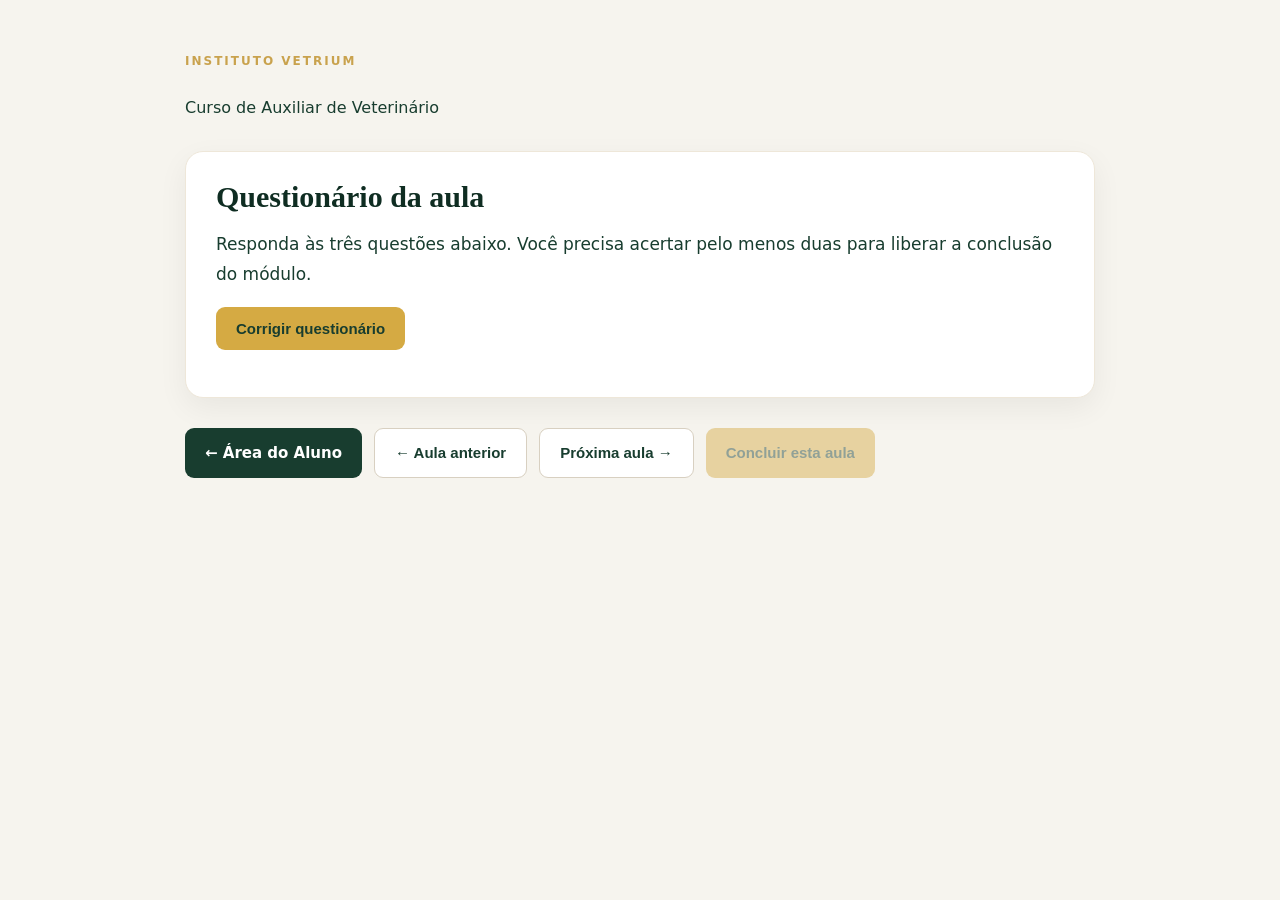
<file: aula.html>
<!DOCTYPE html>
<html lang="pt-BR">
<head>
  <meta charset="UTF-8">
  <meta name="viewport" content="width=device-width, initial-scale=1.0">

  <title>Aula | Instituto Vetrium</title>

  <link rel="stylesheet" href="styles.css">

  <style>
    body {
      background: #f6f4ee;
      color: #183d2f;
    }

    .lesson-page {
      max-width: 950px;
      margin: 0 auto;
      padding: 40px 20px 70px;
    }

    .lesson-header {
      margin-bottom: 30px;
    }

    .lesson-header h1 {
      font-size: clamp(34px, 6vw, 54px);
      margin: 10px 0;
      line-height: 1.05;
    }

    .lesson-card {
      background: #fff;
      padding: 30px;
      border-radius: 18px;
      margin-bottom: 22px;
      box-shadow: 0 10px 30px rgba(0,0,0,.06);
      border: 1px solid #eee7d9;
    }

    .lesson-card h2 {
      margin-top: 0;
      font-size: 30px;
    }

    .lesson-card p,
    .lesson-card li {
      font-size: 17px;
      line-height: 1.75;
    }

    .lesson-card li {
      margin-bottom: 8px;
    }

    .highlight {
      background: #f5ead0;
      border-left: 5px solid #d5aa43;
    }

    .warning {
      background: #fff7e8;
      border-left: 5px solid #b57d1c;
    }

    .quiz-question {
      padding: 18px 0;
      border-bottom: 1px solid #eee7d9;
    }

    .quiz-question:last-child {
      border-bottom: 0;
    }

    .quiz-question label {
      display: block;
      margin: 10px 0;
      cursor: pointer;
    }

    .quiz-btn,
    .btn-lesson {
      border: none;
      padding: 13px 20px;
      border-radius: 9px;
      font-weight: 700;
      cursor: pointer;
      text-decoration: none;
      display: inline-block;
      font-size: 15px;
    }

    .quiz-btn,
    .btn-complete {
      background: #d5aa43;
      color: #183d2f;
    }

    .btn-back {
      background: #183d2f;
      color: white;
    }

    .btn-next {
      background: white;
      color: #183d2f;
      border: 1px solid #d8d0c1;
    }

    .lesson-actions {
      display: flex;
      gap: 12px;
      flex-wrap: wrap;
      margin-top: 30px;
    }

    #quizResult,
    #lessonMessage {
      margin-top: 15px;
      font-weight: 700;
    }

    #completeLesson:disabled {
      opacity: .45;
      cursor: not-allowed;
    }
  </style>
</head>

<body>

<main class="lesson-page">

  <header class="lesson-header">
    <p class="eyebrow">INSTITUTO VETRIUM</p>
    <p id="moduleNumber"></p>
    <h1 id="lessonTitle"></h1>
    <p>Curso de Auxiliar de Veterinário</p>
  </header>

  <div id="lessonContent"></div>

  <section class="lesson-card">
    <h2>Questionário da aula</h2>

    <p>
      Responda às três questões abaixo. Você precisa acertar pelo menos
      duas para liberar a conclusão do módulo.
    </p>

    <div id="quizContainer"></div>

    <button class="quiz-btn" id="checkQuiz">
      Corrigir questionário
    </button>

    <p id="quizResult"></p>
  </section>

  <div class="lesson-actions">

    <a href="aluno.html" class="btn-lesson btn-back">
      ← Área do Aluno
    </a>

    <button class="btn-lesson btn-next" id="previousLesson">
      ← Aula anterior
    </button>

    <button class="btn-lesson btn-next" id="nextLesson">
      Próxima aula →
    </button>

    <button
      class="btn-lesson btn-complete"
      id="completeLesson"
      disabled
    >
      Concluir esta aula
    </button>

  </div>

  <p id="lessonMessage"></p>

</main>

<script>
const accessToken = localStorage.getItem('vetrium_access_token');

if (!accessToken) {
  window.location.href = 'index.html#aluno';
}

const lessons = [

{
  title: 'Introdução à Medicina Veterinária',
  objective: 'Compreender o papel da Medicina Veterinária e a importância do auxiliar na rotina profissional.',
  intro: `
    A Medicina Veterinária atua na promoção da saúde e do bem-estar animal,
    na prevenção de doenças, no diagnóstico, no tratamento e também em
    importantes áreas relacionadas à saúde pública.
  `,
  topics: [
    'Conceito e importância da Medicina Veterinária.',
    'Principais áreas de atuação do médico-veterinário.',
    'Estrutura básica de clínicas e hospitais veterinários.',
    'Papel do auxiliar dentro da equipe.',
    'Importância do bem-estar e do manejo adequado dos animais.'
  ],
  practice: `
    Na rotina clínica, o auxiliar pode colaborar na organização do ambiente,
    preparação de materiais, contenção orientada dos pacientes, higienização,
    apoio à internação e registro de informações, sempre respeitando suas
    atribuições profissionais.
  `,
  care: `
    O auxiliar não substitui o médico-veterinário e não deve realizar
    diagnóstico, prescrição ou procedimentos privativos do profissional.
  `,
  quiz: [
    ['Qual é uma função adequada do auxiliar?', ['Prescrever medicamentos','Dar suporte à rotina clínica','Realizar diagnóstico'], 1],
    ['Quem é responsável pelo diagnóstico clínico?', ['Médico-veterinário','Auxiliar','Tutor'], 0],
    ['O bem-estar animal é importante?', ['Não','Somente em cirurgias','Sim'], 2]
  ]
},

{
  title: 'Ética e postura profissional',
  objective: 'Compreender princípios de ética, responsabilidade e comportamento profissional.',
  intro: `
    A postura profissional influencia diretamente a confiança do tutor,
    o funcionamento da equipe e a qualidade do atendimento ao paciente.
  `,
  topics: [
    'Respeito aos animais, tutores e colegas.',
    'Sigilo das informações dos pacientes.',
    'Pontualidade e responsabilidade.',
    'Comunicação profissional.',
    'Limites de atuação do auxiliar.'
  ],
  practice: `
    Informações sobre diagnóstico, tratamento e dados pessoais dos tutores
    devem ser tratadas com discrição. O auxiliar deve encaminhar dúvidas
    clínicas ao médico-veterinário responsável.
  `,
  care: `
    Fotografias, prontuários e informações dos pacientes não devem ser
    divulgados sem autorização.
  `,
  quiz: [
    ['O auxiliar deve respeitar o sigilo?', ['Sim','Não','Somente às vezes'], 0],
    ['Dúvidas sobre diagnóstico devem ser encaminhadas a quem?', ['Outro tutor','Médico-veterinário','Recepcionista'], 1],
    ['Uma boa postura inclui:', ['Responsabilidade','Atrasos frequentes','Divulgação de prontuários'], 0]
  ]
},

{
  title: 'Rotina de uma clínica veterinária',
  objective: 'Conhecer o funcionamento dos principais setores de uma clínica veterinária.',
  intro: `
    Uma clínica veterinária depende da organização entre recepção,
    consultórios, internação, farmácia, diagnóstico e áreas de procedimentos.
  `,
  topics: [
    'Recepção e cadastro.',
    'Triagem inicial.',
    'Consultório veterinário.',
    'Internação.',
    'Organização de materiais e estoque.'
  ],
  practice: `
    Antes de iniciar o atendimento, é importante conferir identificação
    do paciente, nome do tutor, motivo da consulta e manter o ambiente preparado.
  `,
  care: `
    Organização inadequada pode provocar atrasos, falhas de identificação
    e riscos ao paciente.
  `,
  quiz: [
    ['A identificação do paciente é importante?', ['Sim','Não','Somente na cirurgia'], 0],
    ['Onde ocorre normalmente a avaliação clínica?', ['Consultório','Estacionamento','Estoque'], 0],
    ['A organização do estoque ajuda a:', ['Evitar falhas','Aumentar desorganização','Dispensar registros'], 0]
  ]
},

{
  title: 'Organização e higienização',
  objective: 'Conhecer princípios básicos de limpeza, desinfecção e biossegurança.',
  intro: `
    A higienização adequada diminui a transmissão de agentes infecciosos
    e ajuda a manter pacientes, profissionais e tutores protegidos.
  `,
  topics: [
    'Limpeza antes da desinfecção.',
    'Produtos adequados para cada superfície.',
    'Uso de equipamentos de proteção.',
    'Descarte correto de resíduos.',
    'Separação de áreas limpas e contaminadas.'
  ],
  practice: `
    Bancadas, mesas e equipamentos devem seguir protocolos definidos pela
    clínica, especialmente após atendimento de pacientes com suspeita infecciosa.
  `,
  care: `
    Nunca misture produtos químicos sem orientação e siga sempre as instruções
    de diluição e segurança fornecidas pelo fabricante e pela clínica.
  `,
  quiz: [
    ['A limpeza deve ocorrer antes da desinfecção?', ['Sim','Não','Nunca'], 0],
    ['EPIs ajudam na biossegurança?', ['Sim','Não','Somente fora da clínica'], 0],
    ['Resíduos devem ser:', ['Descartados corretamente','Misturados','Deixados no chão'], 0]
  ]
},

{
  title: 'Contenção de cães e gatos',
  objective: 'Conhecer princípios de contenção segura e redução do estresse.',
  intro: `
    A contenção deve proteger o paciente e a equipe, utilizando apenas
    a força necessária e respeitando o comportamento de cada animal.
  `,
  topics: [
    'Avaliação comportamental antes do contato.',
    'Abordagem calma.',
    'Contenção física segura.',
    'Uso adequado de equipamentos.',
    'Redução de medo e estresse.'
  ],
  practice: `
    Animais assustados ou com dor podem reagir de maneira imprevisível.
    Observar postura, vocalização e comportamento antes da aproximação é essencial.
  `,
  care: `
    Contenção excessiva pode aumentar o estresse e provocar lesões.
    Casos difíceis devem ser comunicados ao médico-veterinário.
  `,
  quiz: [
    ['Antes da contenção devemos observar o comportamento?', ['Sim','Não','Nunca'], 0],
    ['A contenção deve usar:', ['Força excessiva','A menor força necessária','Nenhum cuidado'], 1],
    ['Dor pode alterar o comportamento?', ['Sim','Não','Somente em gatos'], 0]
  ]
},

{
  title: 'Anatomia básica dos animais',
  objective: 'Reconhecer os principais sistemas e regiões anatômicas.',
  intro: `
    O conhecimento anatômico facilita a comunicação entre os profissionais
    e a compreensão dos procedimentos realizados na rotina veterinária.
  `,
  topics: [
    'Sistema esquelético.',
    'Sistema muscular.',
    'Sistema digestório.',
    'Sistema respiratório.',
    'Sistema cardiovascular e urinário.'
  ],
  practice: `
    Termos anatômicos são utilizados para registrar localização de lesões,
    posicionar pacientes e descrever alterações clínicas.
  `,
  care: `
    O conhecimento básico de anatomia não autoriza o auxiliar a realizar
    procedimentos invasivos sem supervisão e treinamento adequado.
  `,
  quiz: [
    ['O coração pertence a qual sistema?', ['Cardiovascular','Digestório','Tegumentar'], 0],
    ['Os ossos fazem parte do sistema:', ['Esquelético','Respiratório','Digestório'], 0],
    ['A anatomia ajuda na comunicação clínica?', ['Sim','Não','Somente em aves'], 0]
  ]
},

{
  title: 'Fisiologia básica',
  objective: 'Compreender funções essenciais do organismo animal.',
  intro: `
    A fisiologia estuda como os órgãos e sistemas funcionam e trabalham
    juntos para manter o equilíbrio do organismo.
  `,
  topics: [
    'Respiração.',
    'Circulação.',
    'Digestão.',
    'Função renal.',
    'Controle da temperatura corporal.'
  ],
  practice: `
    Alterações fisiológicas podem se manifestar através de mudanças na
    respiração, frequência cardíaca, temperatura, ingestão de água ou eliminação.
  `,
  care: `
    Alterações importantes devem ser registradas e comunicadas ao
    médico-veterinário responsável.
  `,
  quiz: [
    ['A fisiologia estuda:', ['Funcionamento do organismo','Somente ossos','Somente medicamentos'], 0],
    ['Os rins participam da função:', ['Urinária','Auditiva','Visual'], 0],
    ['Alterações devem ser comunicadas?', ['Sim','Não','Somente no dia seguinte'], 0]
  ]
},

{
  title: 'Sinais vitais',
  objective: 'Conhecer os principais parâmetros utilizados na avaliação do paciente.',
  intro: `
    Os sinais vitais ajudam a equipe a acompanhar o estado geral do animal
    e identificar alterações que exigem atenção.
  `,
  topics: [
    'Temperatura corporal.',
    'Frequência cardíaca.',
    'Frequência respiratória.',
    'Coloração das mucosas.',
    'Tempo de preenchimento capilar.'
  ],
  practice: `
    Os valores devem ser registrados corretamente e interpretados pelo
    médico-veterinário considerando espécie, idade e condição clínica.
  `,
  care: `
    Nunca avalie um parâmetro isoladamente para concluir um diagnóstico.
  `,
  quiz: [
    ['Temperatura é um sinal vital?', ['Sim','Não','Somente em cães'], 0],
    ['A frequência respiratória avalia:', ['Respirações','Batimentos apenas','Peso'], 0],
    ['Um parâmetro isolado permite diagnóstico definitivo?', ['Não','Sim','Sempre'], 0]
  ]
},

{
  title: 'Triagem veterinária',
  objective: 'Compreender a organização inicial do atendimento.',
  intro: `
    A triagem reúne informações importantes para identificar pacientes
    que precisam de atendimento prioritário.
  `,
  topics: [
    'Identificação do paciente.',
    'Queixa principal.',
    'Estado geral.',
    'Sinais vitais.',
    'Reconhecimento de urgências.'
  ],
  practice: `
    Dificuldade respiratória, hemorragias importantes, convulsões e alterações
    graves de consciência exigem comunicação imediata à equipe veterinária.
  `,
  care: `
    Triagem não é diagnóstico. Sua função é organizar informações e prioridades.
  `,
  quiz: [
    ['Triagem é diagnóstico?', ['Não','Sim','Sempre'], 0],
    ['Dificuldade respiratória merece atenção rápida?', ['Sim','Não','Pode esperar sempre'], 0],
    ['A queixa principal deve ser registrada?', ['Sim','Não','Nunca'], 0]
  ]
},

{
  title: 'Prontuário e ficha clínica',
  objective: 'Entender a importância dos registros clínicos corretos.',
  intro: `
    O prontuário reúne dados essenciais do paciente e permite acompanhar
    atendimentos, tratamentos e evolução.
  `,
  topics: [
    'Identificação do paciente.',
    'Dados do tutor.',
    'Histórico.',
    'Procedimentos realizados.',
    'Registro de evolução.'
  ],
  practice: `
    Registros devem ser claros, organizados, cronológicos e realizados
    conforme a rotina estabelecida pela clínica.
  `,
  care: `
    Nunca altere informações de maneira indevida ou compartilhe prontuários
    sem autorização.
  `,
  quiz: [
    ['O prontuário deve ser organizado?', ['Sim','Não','Opcional'], 0],
    ['Dados clínicos são confidenciais?', ['Sim','Não','Sempre públicos'], 0],
    ['A evolução deve ser registrada?', ['Sim','Não','Somente na alta'], 0]
  ]
},

{
  title: 'Farmacologia básica',
  objective: 'Conhecer conceitos básicos relacionados aos medicamentos.',
  intro: `
    Medicamentos possuem indicações, concentrações, formas farmacêuticas
    e vias de administração diferentes.
  `,
  topics: [
    'Princípio ativo.',
    'Concentração.',
    'Dose prescrita.',
    'Intervalo entre administrações.',
    'Armazenamento adequado.'
  ],
  practice: `
    Antes de qualquer administração devem ser conferidos paciente,
    medicamento, concentração, via e orientação do médico-veterinário.
  `,
  care: `
    O auxiliar não deve prescrever ou modificar doses por conta própria.
  `,
  quiz: [
    ['O auxiliar pode alterar a dose prescrita?', ['Não','Sim','Sempre'], 0],
    ['A concentração deve ser conferida?', ['Sim','Não','Nunca'], 0],
    ['Medicamentos precisam de armazenamento adequado?', ['Sim','Não','Somente vacinas'], 0]
  ]
},

{
  title: 'Vias de administração',
  objective: 'Conhecer as principais vias utilizadas na rotina veterinária.',
  intro: `
    Cada medicamento possui uma via de administração adequada, definida
    conforme sua formulação e prescrição veterinária.
  `,
  topics: [
    'Via oral.',
    'Via tópica.',
    'Via subcutânea.',
    'Via intramuscular.',
    'Via intravenosa.'
  ],
  practice: `
    A via prescrita deve ser conferida antes do preparo e administração.
    Técnicas invasivas exigem treinamento e supervisão adequada.
  `,
  care: `
    Administrar medicamento pela via errada pode provocar complicações graves.
  `,
  quiz: [
    ['A via deve ser conferida?', ['Sim','Não','Somente depois'], 0],
    ['Via oral significa administração:', ['Pela boca','Na pele','Na veia'], 0],
    ['A via errada pode causar problemas?', ['Sim','Não','Nunca'], 0]
  ]
},

{
  title: 'Cálculo e preparo de medicações',
  objective: 'Compreender a importância da conferência no preparo de medicamentos.',
  intro: `
    O preparo seguro depende da leitura correta da prescrição e da
    conferência da apresentação e concentração do medicamento.
  `,
  topics: [
    'Dose prescrita.',
    'Concentração do produto.',
    'Volume a ser preparado.',
    'Diluições quando prescritas.',
    'Dupla conferência.'
  ],
  practice: `
    Em caso de dúvida sobre cálculo, concentração ou prescrição,
    interrompa o preparo e confirme com o médico-veterinário.
  `,
  care: `
    Nunca estime doses ou faça alterações sem orientação profissional.
  `,
  quiz: [
    ['Dúvidas de cálculo devem ser confirmadas?', ['Sim','Não','Ignoradas'], 0],
    ['A concentração do produto importa?', ['Sim','Não','Nunca'], 0],
    ['É seguro estimar uma dose?', ['Não','Sim','Sempre'], 0]
  ]
},

{
  title: 'Coleta de sangue',
  objective: 'Conhecer os cuidados relacionados à preparação e manejo das amostras.',
  intro: `
    A qualidade de uma amostra influencia diretamente a confiabilidade
    dos resultados laboratoriais.
  `,
  topics: [
    'Identificação do paciente.',
    'Preparação dos materiais.',
    'Tubos de coleta.',
    'Identificação das amostras.',
    'Armazenamento e envio.'
  ],
  practice: `
    Após a coleta, a amostra deve ser identificada imediatamente para
    reduzir o risco de trocas entre pacientes.
  `,
  care: `
    A coleta deve ser executada por profissional habilitado ou sob
    orientação conforme as regras e rotinas aplicáveis.
  `,
  quiz: [
    ['A amostra deve ser identificada?', ['Sim','Não','Somente depois do exame'], 0],
    ['A qualidade da amostra afeta o resultado?', ['Sim','Não','Nunca'], 0],
    ['Trocar amostras é um risco?', ['Sim','Não','Não importa'], 0]
  ]
},

{
  title: 'Exames laboratoriais',
  objective: 'Conhecer os exames mais encontrados na rotina clínica.',
  intro: `
    Exames complementares ajudam o médico-veterinário a investigar
    alterações e acompanhar a evolução dos pacientes.
  `,
  topics: [
    'Hemograma.',
    'Bioquímica sérica.',
    'Urinálise.',
    'Exames parasitológicos.',
    'Identificação e conservação das amostras.'
  ],
  practice: `
    O auxiliar pode contribuir na organização, identificação e encaminhamento
    adequado das amostras conforme protocolo da clínica.
  `,
  care: `
    Resultados laboratoriais devem ser interpretados pelo médico-veterinário.
  `,
  quiz: [
    ['Quem interpreta o exame clinicamente?', ['Médico-veterinário','Qualquer pessoa','Tutor'], 0],
    ['Urinálise avalia uma amostra de:', ['Urina','Pelo','Saliva apenas'], 0],
    ['Identificação correta é importante?', ['Sim','Não','Nunca'], 0]
  ]
},

{
  title: 'Curativos e feridas',
  objective: 'Conhecer princípios gerais de cuidado e observação de feridas.',
  intro: `
    Feridas variam quanto à causa, profundidade, contaminação e estágio
    de cicatrização, por isso precisam de avaliação adequada.
  `,
  topics: [
    'Avaliação inicial.',
    'Limpeza orientada.',
    'Materiais de curativo.',
    'Proteção da área.',
    'Observação da evolução.'
  ],
  practice: `
    Mudanças de odor, secreção, sangramento, edema ou dor devem ser
    comunicadas à equipe veterinária.
  `,
  care: `
    Produtos e técnicas de curativo devem seguir orientação veterinária.
  `,
  quiz: [
    ['Alterações na ferida devem ser comunicadas?', ['Sim','Não','Nunca'], 0],
    ['Todo produto pode ser aplicado em uma ferida?', ['Não','Sim','Sempre'], 0],
    ['Feridas podem ter diferentes estágios?', ['Sim','Não','Nunca'], 0]
  ]
},

{
  title: 'Primeiros socorros',
  objective: 'Reconhecer medidas iniciais de suporte até avaliação veterinária.',
  intro: `
    Primeiros socorros têm como objetivo reduzir riscos e manter o paciente
    estável até que o médico-veterinário possa assumir o atendimento.
  `,
  topics: [
    'Avaliação rápida.',
    'Segurança do ambiente.',
    'Controle inicial de hemorragias.',
    'Traumas.',
    'Transporte seguro.'
  ],
  practice: `
    A prioridade é proteger o paciente e a equipe e comunicar rapidamente
    situações graves ao médico-veterinário.
  `,
  care: `
    Não improvise medicamentos ou procedimentos invasivos.
  `,
  quiz: [
    ['Primeiros socorros substituem o veterinário?', ['Não','Sim','Sempre'], 0],
    ['Segurança do ambiente importa?', ['Sim','Não','Nunca'], 0],
    ['Hemorragia importante exige atenção rápida?', ['Sim','Não','Pode esperar sempre'], 0]
  ]
},

{
  title: 'Emergência veterinária',
  objective: 'Identificar sinais que podem representar risco imediato.',
  intro: `
    Emergências exigem reconhecimento rápido, organização e comunicação
    eficiente entre os membros da equipe.
  `,
  topics: [
    'Dificuldade respiratória.',
    'Convulsões.',
    'Traumas graves.',
    'Hemorragias.',
    'Alterações importantes de consciência.'
  ],
  practice: `
    Pacientes críticos devem ser encaminhados rapidamente para avaliação
    do médico-veterinário.
  `,
  care: `
    Evite atrasos causados por procedimentos administrativos quando houver
    risco imediato à vida.
  `,
  quiz: [
    ['Dificuldade respiratória pode ser emergência?', ['Sim','Não','Nunca'], 0],
    ['Convulsão exige atenção?', ['Sim','Não','Somente em gatos'], 0],
    ['Um paciente crítico deve aguardar sem comunicação?', ['Não','Sim','Sempre'], 0]
  ]
},

{
  title: 'Internação veterinária',
  objective: 'Compreender os principais cuidados da rotina de internação.',
  intro: `
    A internação permite acompanhamento frequente do paciente e execução
    do plano estabelecido pelo médico-veterinário.
  `,
  topics: [
    'Identificação do leito.',
    'Higiene.',
    'Alimentação e água.',
    'Monitoramento.',
    'Registro das alterações.'
  ],
  practice: `
    Toda observação relevante deve ser registrada, como alimentação,
    eliminações, comportamento e alterações clínicas.
  `,
  care: `
    Mudanças súbitas no estado do paciente devem ser comunicadas imediatamente.
  `,
  quiz: [
    ['Alterações devem ser registradas?', ['Sim','Não','Nunca'], 0],
    ['Higiene faz parte da internação?', ['Sim','Não','Somente na alta'], 0],
    ['Mudanças súbitas devem ser comunicadas?', ['Sim','Não','No dia seguinte'], 0]
  ]
},

{
  title: 'Fluidoterapia',
  objective: 'Conhecer conceitos gerais e cuidados de pacientes em fluidoterapia.',
  intro: `
    A fluidoterapia é utilizada em diversas situações clínicas e deve
    seguir planejamento e prescrição do médico-veterinário.
  `,
  topics: [
    'Objetivos da fluidoterapia.',
    'Soluções utilizadas.',
    'Acesso venoso.',
    'Equipos e bombas.',
    'Monitoramento do paciente.'
  ],
  practice: `
    O local do acesso deve ser observado quanto a edema, desconforto,
    vazamentos ou outras alterações.
  `,
  care: `
    Volume e velocidade não devem ser alterados sem orientação veterinária.
  `,
  quiz: [
    ['A velocidade pode ser alterada livremente?', ['Não','Sim','Sempre'], 0],
    ['O acesso deve ser monitorado?', ['Sim','Não','Nunca'], 0],
    ['Fluidoterapia deve seguir prescrição?', ['Sim','Não','Somente em gatos'], 0]
  ]
},

{
  title: 'Nutrição de cães e gatos',
  objective: 'Conhecer princípios básicos de alimentação adequada.',
  intro: `
    A nutrição influencia crescimento, manutenção corporal, recuperação
    e qualidade de vida dos animais.
  `,
  topics: [
    'Necessidades nutricionais.',
    'Água.',
    'Alimentos comerciais.',
    'Alimentação natural formulada.',
    'Condição corporal.'
  ],
  practice: `
    Dietas devem considerar espécie, fase de vida, condição corporal
    e necessidades individuais.
  `,
  care: `
    Dietas terapêuticas ou caseiras devem ser orientadas por profissional
    capacitado e não improvisadas.
  `,
  quiz: [
    ['A água é importante para a nutrição?', ['Sim','Não','Pouco'], 0],
    ['A dieta deve considerar fase de vida?', ['Sim','Não','Nunca'], 0],
    ['Dietas terapêuticas devem ter orientação?', ['Sim','Não','Dispensa avaliação'], 0]
  ]
},

{
  title: 'Vacinação e prevenção',
  objective: 'Compreender a importância das medidas preventivas.',
  intro: `
    A prevenção reduz o risco de doenças e contribui para a saúde individual
    e coletiva dos animais.
  `,
  topics: [
    'Vacinação.',
    'Controle de parasitas.',
    'Vermifugação conforme orientação.',
    'Higiene.',
    'Acompanhamento veterinário.'
  ],
  practice: `
    O histórico vacinal deve ser conferido e registrado corretamente.
  `,
  care: `
    Protocolos vacinais devem ser definidos pelo médico-veterinário
    considerando cada paciente.
  `,
  quiz: [
    ['Vacinação é medida preventiva?', ['Sim','Não','Nunca'], 0],
    ['O protocolo deve ser individualizado?', ['Sim','Não','É igual para todos'], 0],
    ['O histórico deve ser registrado?', ['Sim','Não','Não importa'], 0]
  ]
},

{
  title: 'Doenças infectocontagiosas',
  objective: 'Conhecer princípios de transmissão e prevenção.',
  intro: `
    Algumas doenças podem ser transmitidas entre animais e exigem
    cuidados especiais para reduzir a disseminação.
  `,
  topics: [
    'Formas de transmissão.',
    'Isolamento.',
    'Higienização.',
    'Equipamentos de proteção.',
    'Fluxo de pacientes.'
  ],
  practice: `
    Pacientes suspeitos devem seguir o protocolo de isolamento determinado
    pela clínica.
  `,
  care: `
    Materiais utilizados em áreas contaminadas não devem circular
    indiscriminadamente por áreas limpas.
  `,
  quiz: [
    ['Isolamento ajuda no controle?', ['Sim','Não','Nunca'], 0],
    ['EPIs podem ser necessários?', ['Sim','Não','Nunca'], 0],
    ['Materiais contaminados devem circular livremente?', ['Não','Sim','Sempre'], 0]
  ]
},

{
  title: 'Parasitologia básica',
  objective: 'Reconhecer parasitas comuns e princípios preventivos.',
  intro: `
    Parasitas podem causar alterações dermatológicas, digestivas,
    hematológicas e transmitir outros agentes.
  `,
  topics: [
    'Pulgas.',
    'Carrapatos.',
    'Vermes intestinais.',
    'Protozoários.',
    'Medidas preventivas.'
  ],
  practice: `
    Informações sobre ambiente, contato com outros animais e histórico
    preventivo ajudam na investigação veterinária.
  `,
  care: `
    Antiparasitários devem ser utilizados conforme orientação adequada.
  `,
  quiz: [
    ['Carrapato é um ectoparasita?', ['Sim','Não','É bactéria'], 0],
    ['O ambiente influencia parasitoses?', ['Sim','Não','Nunca'], 0],
    ['Medicamentos devem ter orientação?', ['Sim','Não','Qualquer dose serve'], 0]
  ]
},

{
  title: 'Dermatologia veterinária',
  objective: 'Reconhecer sinais dermatológicos encontrados na rotina.',
  intro: `
    Problemas de pele são frequentes e podem ter inúmeras causas,
    incluindo alergias, parasitas, infecções e doenças sistêmicas.
  `,
  topics: [
    'Prurido.',
    'Queda de pelos.',
    'Vermelhidão.',
    'Feridas e secreções.',
    'Alterações de ouvido e pele.'
  ],
  practice: `
    Registrar localização e aspecto das alterações ajuda o médico-veterinário
    durante a avaliação.
  `,
  care: `
    Não aplique produtos ou medicamentos sem orientação, pois eles podem
    modificar lesões e dificultar a avaliação.
  `,
  quiz: [
    ['Prurido significa coceira?', ['Sim','Não','Significa febre'], 0],
    ['Alterações devem ser descritas?', ['Sim','Não','Nunca'], 0],
    ['Produtos podem ser usados sem orientação?', ['Não','Sim','Sempre'], 0]
  ]
},

{
  title: 'Cuidados com pacientes cirúrgicos',
  objective: 'Conhecer cuidados gerais antes e depois de cirurgias.',
  intro: `
    O período perioperatório exige identificação correta, preparação,
    monitoramento e acompanhamento do paciente.
  `,
  topics: [
    'Preparação pré-operatória.',
    'Identificação.',
    'Jejum conforme orientação.',
    'Recuperação.',
    'Cuidados com ferida cirúrgica.'
  ],
  practice: `
    Durante a recuperação devem ser observados comportamento, conforto,
    respiração, temperatura e orientações específicas da equipe.
  `,
  care: `
    Alterações importantes no pós-operatório precisam ser comunicadas
    imediatamente.
  `,
  quiz: [
    ['Identificação é importante antes da cirurgia?', ['Sim','Não','Opcional'], 0],
    ['O pós-operatório deve ser monitorado?', ['Sim','Não','Nunca'], 0],
    ['Alterações devem ser comunicadas?', ['Sim','Não','Depois de vários dias'], 0]
  ]
},

{
  title: 'Centro cirúrgico',
  objective: 'Conhecer organização, assepsia e fluxo básico do centro cirúrgico.',
  intro: `
    O centro cirúrgico exige controle rigoroso de limpeza, materiais,
    circulação de pessoas e técnicas de prevenção de contaminação.
  `,
  topics: [
    'Área limpa.',
    'Paramentação.',
    'Materiais esterilizados.',
    'Instrumentais.',
    'Organização da sala.'
  ],
  practice: `
    Materiais devem ser conferidos antes do procedimento para reduzir
    interrupções e preservar o fluxo cirúrgico.
  `,
  care: `
    Materiais estéreis não devem entrar em contato com superfícies contaminadas.
  `,
  quiz: [
    ['Material estéril deve ser protegido?', ['Sim','Não','Não importa'], 0],
    ['Organização deve ocorrer antes da cirurgia?', ['Sim','Não','Somente depois'], 0],
    ['Controle de contaminação é importante?', ['Sim','Não','Nunca'], 0]
  ]
},

{
  title: 'Anestesia veterinária',
  objective: 'Conhecer conceitos básicos de preparação e monitoramento anestésico.',
  intro: `
    A anestesia permite a realização de diversos procedimentos e exige
    avaliação, equipamentos adequados e monitoramento contínuo.
  `,
  topics: [
    'Avaliação pré-anestésica.',
    'Preparação de equipamentos.',
    'Monitoramento.',
    'Oxigenação.',
    'Recuperação anestésica.'
  ],
  practice: `
    Equipamentos e materiais devem ser conferidos antes do início do procedimento.
  `,
  care: `
    Administração e decisão anestésica são responsabilidades de profissionais
    habilitados. Alterações devem ser comunicadas imediatamente.
  `,
  quiz: [
    ['Monitoramento é importante durante anestesia?', ['Sim','Não','Nunca'], 0],
    ['Equipamentos devem ser conferidos antes?', ['Sim','Não','Depois'], 0],
    ['Alterações devem ser comunicadas?', ['Sim','Não','Somente na alta'], 0]
  ]
},

{
  title: 'Atendimento ao tutor',
  objective: 'Desenvolver comunicação respeitosa e organizada.',
  intro: `
    O tutor precisa receber atendimento acolhedor, claro e profissional,
    principalmente em situações de preocupação com o animal.
  `,
  topics: [
    'Escuta ativa.',
    'Empatia.',
    'Clareza.',
    'Organização das informações.',
    'Respeito.'
  ],
  practice: `
    Quando o tutor fizer perguntas sobre diagnóstico ou tratamento,
    encaminhe-as ao médico-veterinário responsável.
  `,
  care: `
    Evite promessas de resultado ou interpretações clínicas fora das
    atribuições do auxiliar.
  `,
  quiz: [
    ['Empatia é importante?', ['Sim','Não','Nunca'], 0],
    ['Perguntas de diagnóstico devem ir ao veterinário?', ['Sim','Não','Ao caixa'], 0],
    ['O auxiliar deve prometer cura?', ['Não','Sim','Sempre'], 0]
  ]
},

{
  title: 'Avaliação final do curso',
  objective: 'Revisar os principais conhecimentos abordados ao longo da formação.',
  intro: `
    Este módulo encerra a formação e reforça princípios essenciais para
    atuação organizada, ética e responsável na rotina veterinária.
  `,
  topics: [
    'Ética e limites profissionais.',
    'Biossegurança.',
    'Rotina clínica.',
    'Cuidados com pacientes.',
    'Comunicação e trabalho em equipe.'
  ],
  practice: `
    O aprendizado profissional continua com treinamento, atualização,
    prática supervisionada e respeito aos limites de atuação.
  `,
  care: `
    Concluir o curso não substitui a graduação em Medicina Veterinária
    nem autoriza atividades privativas do médico-veterinário.
  `,
  quiz: [
    ['O auxiliar substitui o médico-veterinário?', ['Não','Sim','Sempre'], 0],
    ['Biossegurança é importante?', ['Sim','Não','Somente em cirurgia'], 0],
    ['Atualização profissional deve continuar?', ['Sim','Não','Nunca'], 0]
  ]
}

];

const params = new URLSearchParams(window.location.search);

let moduleNumber = parseInt(params.get('modulo')) || 1;

if (moduleNumber < 1) moduleNumber = 1;
if (moduleNumber > lessons.length) moduleNumber = lessons.length;

const lesson = lessons[moduleNumber - 1];

document.getElementById('moduleNumber').textContent =
  `MÓDULO ${String(moduleNumber).padStart(2, '0')}`;

document.getElementById('lessonTitle').textContent = lesson.title;

document.title =
  `Aula ${String(moduleNumber).padStart(2, '0')} | Instituto Vetrium`;

document.getElementById('lessonContent').innerHTML = `

  <section class="lesson-card">
    <h2>Objetivo da aula</h2>
    <p>${lesson.objective}</p>
  </section>

  <section class="lesson-card">
    <h2>Introdução</h2>
    <p>${lesson.intro}</p>
  </section>

  <section class="lesson-card">
    <h2>Conteúdo principal</h2>

    <ul>
      ${lesson.topics.map(item => `<li>${item}</li>`).join('')}
    </ul>
  </section>

  <section class="lesson-card highlight">
    <h2>Na prática</h2>
    <p>${lesson.practice}</p>
  </section>

  <section class="lesson-card warning">
    <h2>Cuidados importantes</h2>
    <p>${lesson.care}</p>
  </section>

  <section class="lesson-card">
    <h2>Resumo da aula</h2>

    <p>
      Neste módulo você estudou <strong>${lesson.title}</strong>.
      Revise os principais pontos antes de realizar o questionário.
      O objetivo é compreender como esse conhecimento se aplica à rotina
      do auxiliar de veterinário de forma segura, ética e organizada.
    </p>
  </section>
`;

const quizContainer = document.getElementById('quizContainer');

lesson.quiz.forEach((question, questionIndex) => {

  const questionDiv = document.createElement('div');

  questionDiv.className = 'quiz-question';

  questionDiv.innerHTML = `
    <strong>
      ${questionIndex + 1}. ${question[0]}
    </strong>

    ${question[1].map((option, optionIndex) => `
      <label>
        <input
          type="radio"
          name="question${questionIndex}"
          value="${optionIndex}"
        >
        ${option}
      </label>
    `).join('')}
  `;

  quizContainer.appendChild(questionDiv);
});

let quizApproved = false;

document.getElementById('checkQuiz').addEventListener('click', function() {

  let correct = 0;

  lesson.quiz.forEach((question, questionIndex) => {

    const selected =
      document.querySelector(
        `input[name="question${questionIndex}"]:checked`
      );

    if (selected && parseInt(selected.value) === question[2]) {
      correct++;
    }
  });

  const result = document.getElementById('quizResult');

  if (correct >= 2) {

    quizApproved = true;

    result.textContent =
      `✅ Você acertou ${correct} de 3 questões. Aula liberada para conclusão.`;

    result.style.color = '#183d2f';

    document.getElementById('completeLesson').disabled = false;

  } else {

    quizApproved = false;

    result.textContent =
      `❌ Você acertou ${correct} de 3. Revise a aula e tente novamente.`;

    result.style.color = '#8b3a2e';

    document.getElementById('completeLesson').disabled = true;
  }
});

document.getElementById('completeLesson')
..addEventListener('click', async function() {
  if (!quizApproved) {
    return;
  }

  let completedModules =
    JSON.parse(
      localStorage.getItem('vetrium_completed_modules')
    ) || [];

  if (!completedModules.includes(moduleNumber)) {
    completedModules.push(moduleNumber);
  }

  localStorage.setItem(
    'vetrium_completed_modules',
    JSON.stringify(completedModules)
  );

  const SUPABASE_URL_PROGRESS = 'https://dsmrdpwccbmezzpgwcef.supabase.co';
const SUPABASE_KEY_PROGRESS = 'sb_publishable_NprxXQvjDX-AEy64Q97hwg_AOL0ZOR4';
const userId = localStorage.getItem('vetrium_user_id');

const progressResponse = await fetch(
  `${SUPABASE_URL_PROGRESS}/rest/v1/progress`,
  {
    method: 'POST',
    headers: {
      'Content-Type': 'application/json',
      'apikey': SUPABASE_KEY_PROGRESS,
      'Authorization': `Bearer ${accessToken}`,
      'Prefer': 'resolution=merge-duplicates'
    },
    body: JSON.stringify({
      user_id: userId,
module_id: moduleNumber,      completed: true
    })
  }
);

if (!progressResponse.ok) {
  console.error('Erro ao salvar progresso no Supabase.');
}

  document.getElementById('lessonMessage').textContent =
    `✅ Módulo ${String(moduleNumber).padStart(2, '0')} concluído com sucesso.`;

  setTimeout(function() {
    window.location.href = 'aluno.html';
  }, 900);
});

document.getElementById('previousLesson')
.addEventListener('click', function() {

  if (moduleNumber > 1) {
    window.location.href =
      `aula.html?modulo=${moduleNumber - 1}`;
  }
});

document.getElementById('nextLesson')
.addEventListener('click', function() {

  if (moduleNumber < lessons.length) {
    window.location.href =
      `aula.html?modulo=${moduleNumber + 1}`;
  }
});

if (moduleNumber === 1) {
  document.getElementById('previousLesson').style.display = 'none';
}

if (moduleNumber === lessons.length) {
  document.getElementById('nextLesson').style.display = 'none';
}

</script>

</body>
</html>
</file>
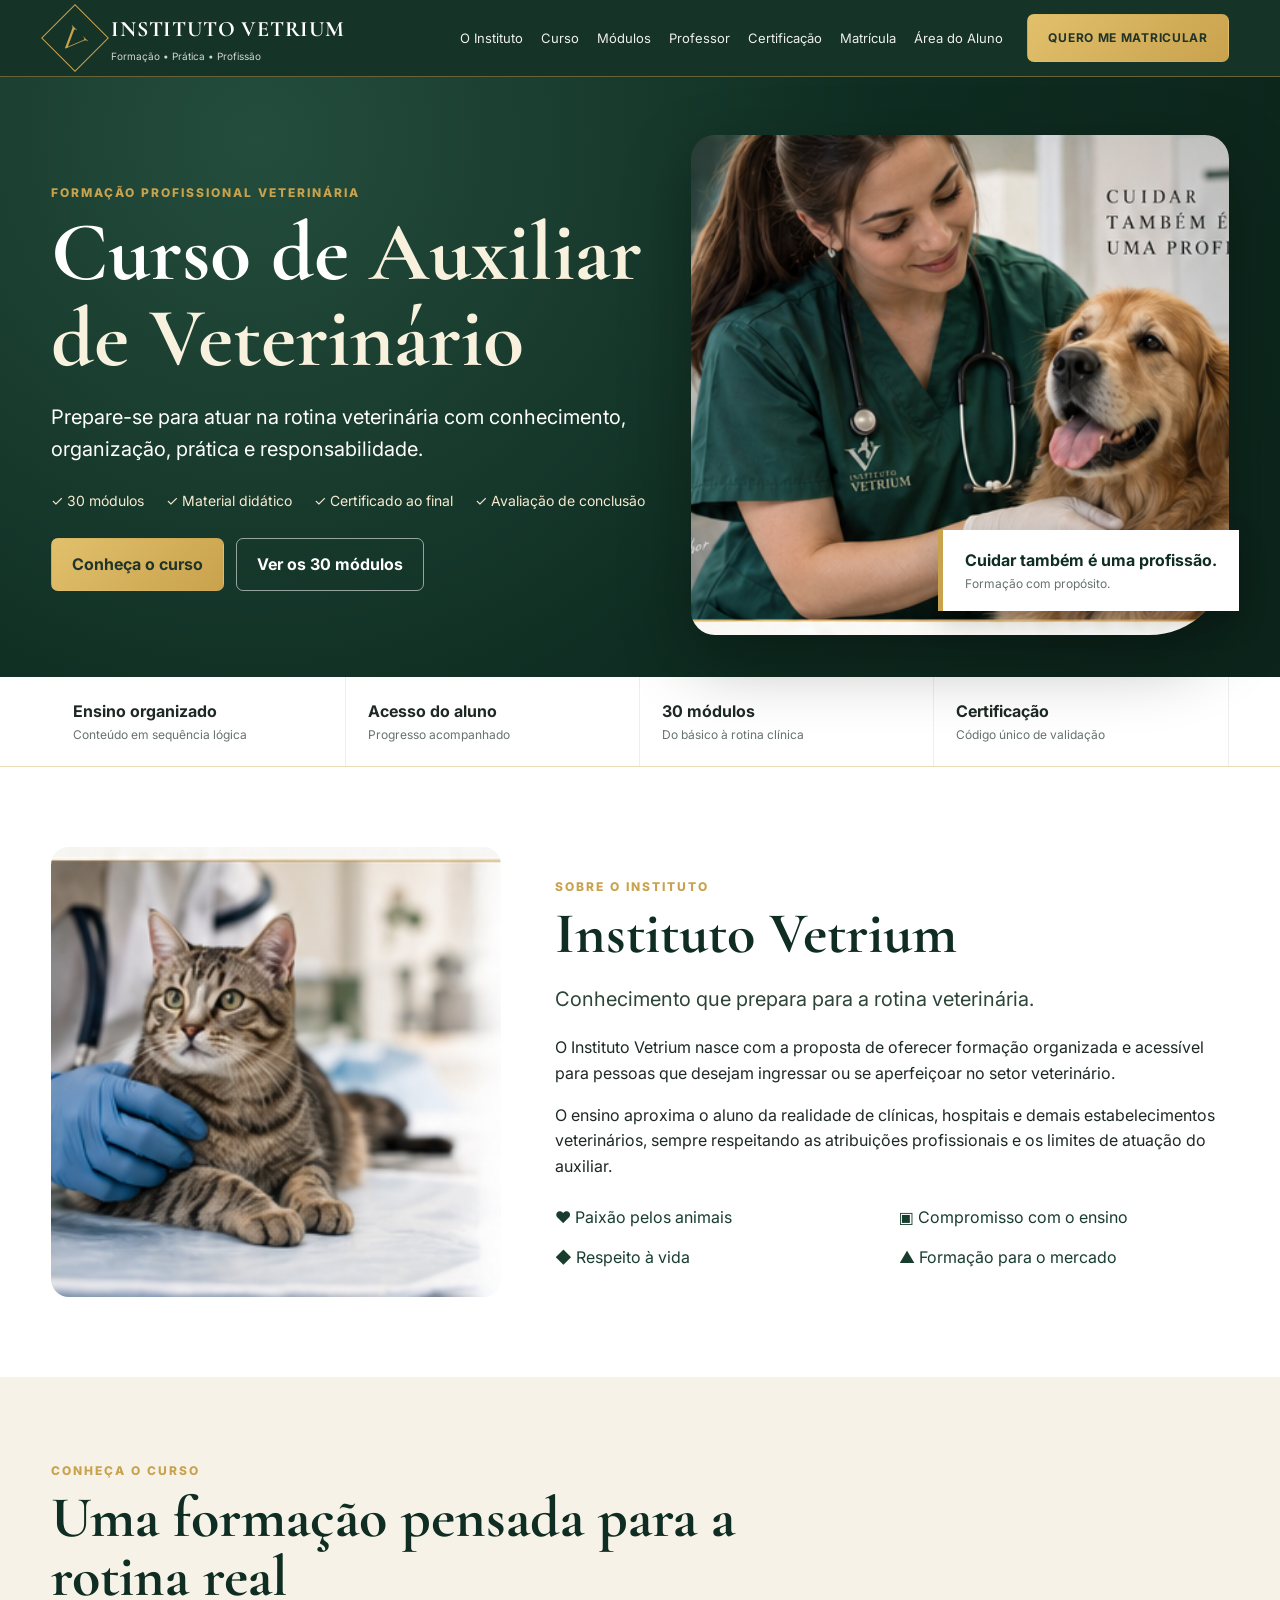
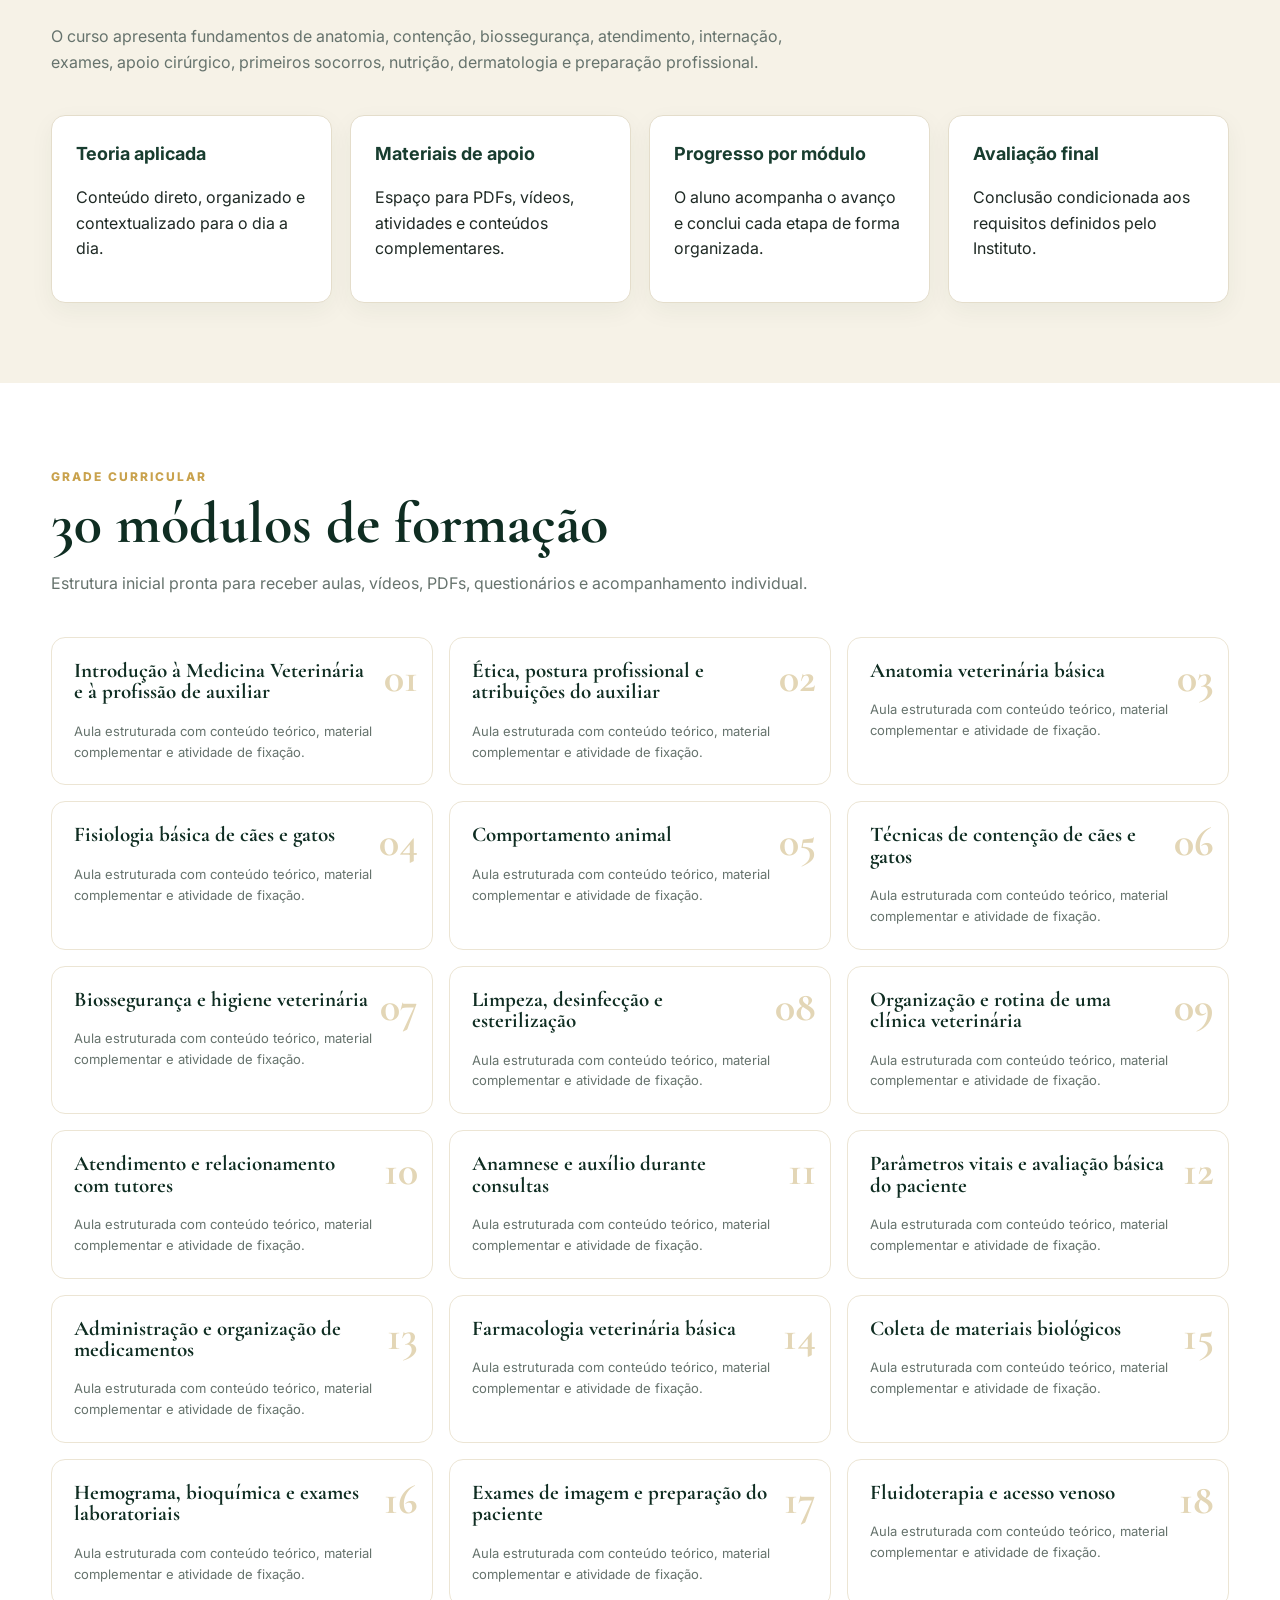
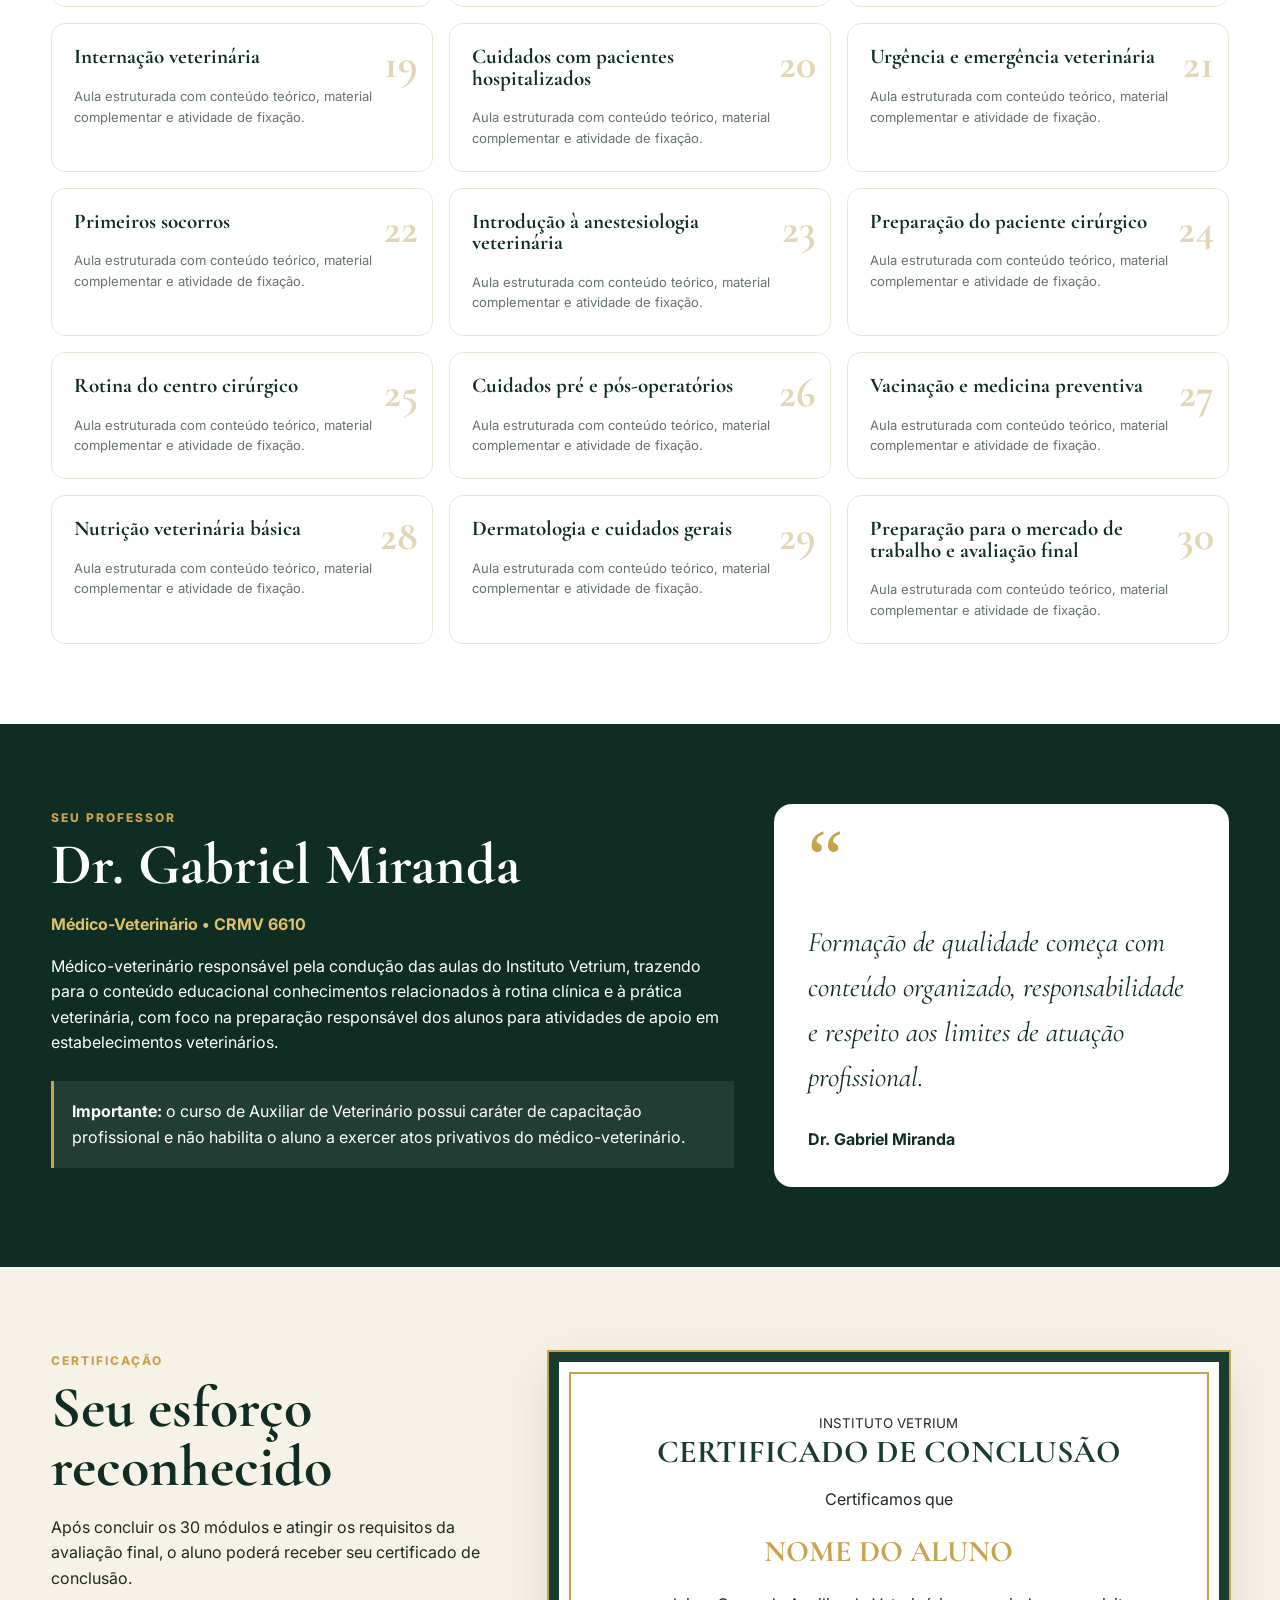
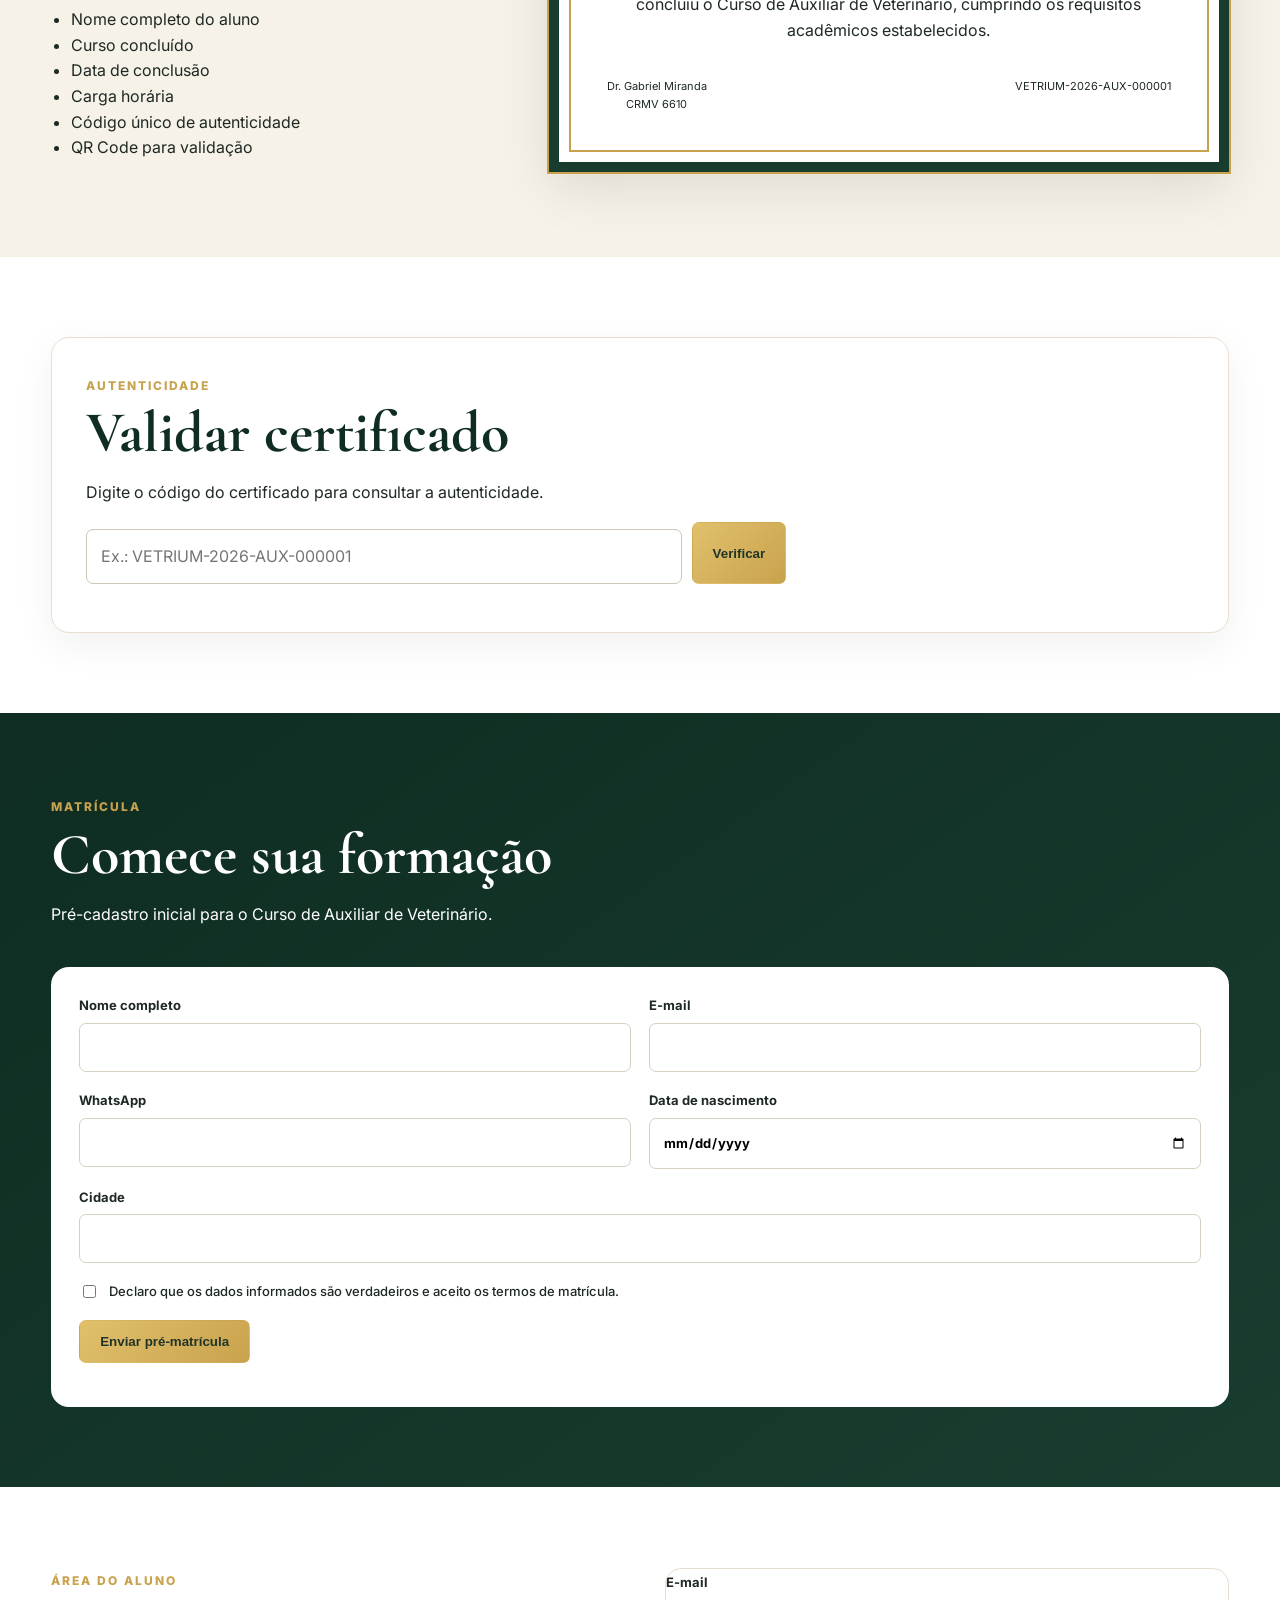
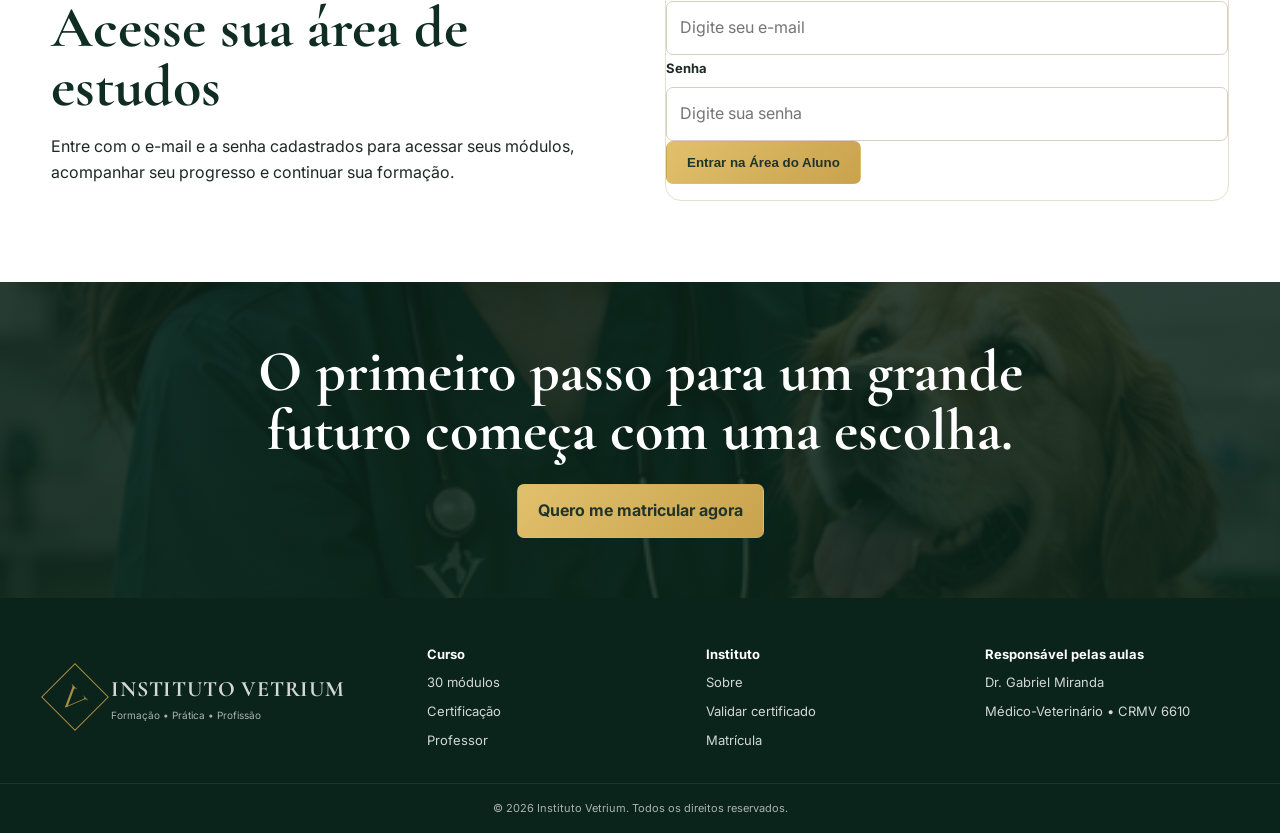
<file: aula01.html>
<!DOCTYPE html>
<html lang="pt-BR">
<head>
  <meta charset="UTF-8">
  <meta name="viewport" content="width=device-width, initial-scale=1.0">

  <title>Aula 01 | Instituto Vetrium</title>

  <link rel="stylesheet" href="styles.css">

  <style>
    body {
      background: #f6f4ee;
      color: #183d2f;
    }

    .lesson-page {
      max-width: 900px;
      margin: 0 auto;
      padding: 40px 20px 70px;
    }

    .lesson-header {
      margin-bottom: 30px;
    }

    .lesson-header h1 {
      font-size: 46px;
      margin-bottom: 10px;
    }

    .lesson-card {
      background: white;
      padding: 30px;
      border-radius: 16px;
      margin-bottom: 22px;
      box-shadow: 0 10px 30px rgba(0,0,0,0.06);
    }

    .lesson-card h2 {
      margin-top: 0;
    }

    .lesson-card p,
    .lesson-card li {
      line-height: 1.7;
      font-size: 17px;
    }

    .lesson-card ul {
      padding-left: 22px;
    }

    .lesson-actions {
      display: flex;
      gap: 15px;
      flex-wrap: wrap;
      margin-top: 30px;
    }

    .btn-lesson {
      border: none;
      padding: 13px 20px;
      border-radius: 8px;
      font-weight: 700;
      cursor: pointer;
      text-decoration: none;
      display: inline-block;
    }

    .btn-back {
      background: #183d2f;
      color: white;
    }

    .btn-complete {
      background: #d5aa43;
      color: #183d2f;
    }

    #lessonMessage {
      margin-top: 15px;
      font-weight: 700;
    }
  </style>
</head>

<body>

  <main class="lesson-page">

    <div class="lesson-header">
      <p class="eyebrow">INSTITUTO VETRIUM</p>
      <p>MÓDULO 01</p>

      <h1>Introdução à Medicina Veterinária</h1>

      <p>
        Curso de Auxiliar de Veterinário
      </p>
    </div>

    <section class="lesson-card">
      <h2>Objetivo da aula</h2>

      <p>
        Nesta primeira aula, você vai compreender o papel da Medicina
        Veterinária, conhecer algumas das principais áreas de atuação e
        entender a importância do auxiliar dentro da rotina veterinária.
      </p>
    </section>

    <section class="lesson-card">
      <h2>O que é Medicina Veterinária?</h2>

      <p>
        A Medicina Veterinária é a área responsável pela prevenção,
        diagnóstico e auxílio no tratamento das doenças dos animais.
        Também está relacionada à saúde pública, ao bem-estar animal,
        à produção de alimentos de origem animal e à prevenção de
        doenças que podem ser transmitidas entre animais e seres humanos.
      </p>

      <p>
        O médico-veterinário pode atuar em clínicas, hospitais,
        laboratórios, centros cirúrgicos, propriedades rurais,
        fiscalização sanitária, indústria, pesquisa, ensino e diversas
        outras áreas.
      </p>
    </section>

    <section class="lesson-card">
      <h2>O papel do auxiliar de veterinário</h2>

      <p>
        O auxiliar de veterinário participa da organização e do suporte
        à rotina clínica. Ele não substitui o médico-veterinário, mas
        exerce um papel importante no funcionamento do atendimento.
      </p>

      <ul>
        <li>Organização e higienização do ambiente.</li>
        <li>Preparação de materiais.</li>
        <li>Auxílio na contenção dos pacientes.</li>
        <li>Acompanhamento de animais internados.</li>
        <li>Organização de prontuários e informações.</li>
        <li>Apoio ao médico-veterinário durante procedimentos.</li>
        <li>Comunicação adequada com tutores e equipe.</li>
      </ul>
    </section>

    <section class="lesson-card">
      <h2>Principais áreas da Medicina Veterinária</h2>

      <ul>
        <li>Clínica médica de pequenos animais.</li>
        <li>Cirurgia veterinária.</li>
        <li>Anestesiologia.</li>
        <li>Dermatologia.</li>
        <li>Nutrição veterinária.</li>
        <li>Diagnóstico por imagem.</li>
        <li>Patologia clínica e exames laboratoriais.</li>
        <li>Medicina de animais silvestres.</li>
        <li>Medicina de grandes animais.</li>
        <li>Saúde pública veterinária.</li>
      </ul>
    </section>

    <section class="lesson-card">
      <h2>Responsabilidade e postura profissional</h2>

      <p>
        Trabalhar com animais exige atenção, responsabilidade,
        organização, respeito e compromisso com o bem-estar do paciente.
      </p>

      <p>
        O auxiliar deve seguir as orientações do médico-veterinário,
        manter postura ética e nunca realizar procedimentos para os quais
        não possui autorização ou capacitação.
      </p>
    </section>

    <section class="lesson-card">
      <h2>Resumo da Aula 01</h2>

      <p>
        Nesta aula você conheceu os conceitos básicos da Medicina
        Veterinária e entendeu como o auxiliar participa da rotina de
        uma clínica ou hospital veterinário.
      </p>

      <p>
        Nas próximas aulas, iremos avançar para postura profissional,
        organização da clínica, contenção, anatomia, sinais vitais,
        medicações, internação e outras atividades importantes.
      </p>
    </section>

    <div class="lesson-actions">

      <a href="aluno.html" class="btn-lesson btn-back">
        ← Voltar para Área do Aluno
      </a>

      <button
        class="btn-lesson btn-complete"
        id="completeLesson"
      >
        Concluir Aula 01
      </button>

    </div>

    <p id="lessonMessage"></p>

  </main>

  <script>
    const accessToken = localStorage.getItem('vetrium_access_token');

    if (!accessToken) {
      window.location.href = 'index.html#aluno';
    }

    document
      .getElementById('completeLesson')
      .addEventListener('click', function() {

        let completedModules =
          JSON.parse(
            localStorage.getItem('vetrium_completed_modules')
          ) || [];

        if (!completedModules.includes(1)) {
          completedModules.push(1);
        }

        localStorage.setItem(
          'vetrium_completed_modules',
          JSON.stringify(completedModules)
        );

        document.getElementById('lessonMessage').textContent =
          '✅ Aula 01 concluída com sucesso.';

        setTimeout(function() {
          window.location.href = 'aluno.html';
        }, 900);
      });
  </script>

</body>
</html>
</file>
<file: styles.css>
:root{
  --moss:#183d2f; --moss2:#0f2d22; --gold:#c9a24d; --gold2:#e1c06c;
  --cream:#f6f2e7; --white:#fff; --ink:#1e2924; --muted:#66736d;
}
*{box-sizing:border-box} html{scroll-behavior:smooth}
body{margin:0;font-family:Inter,system-ui,sans-serif;color:var(--ink);background:#fff;line-height:1.6}
img{max-width:100%;display:block} a{text-decoration:none;color:inherit}
.container{width:min(1180px,92%);margin:auto}
.topbar{position:sticky;top:0;z-index:100;background:rgba(15,45,34,.97);border-bottom:1px solid rgba(201,162,77,.45);color:#fff}
.nav-wrap{min-height:76px;display:flex;align-items:center;gap:24px}
.brand{display:flex;align-items:center;gap:12px;min-width:max-content}
.brand-mark{width:48px;height:48px;border:1px solid var(--gold);display:grid;place-items:center;font-family:"Cormorant Garamond";font-size:34px;color:var(--gold);transform:rotate(45deg)}
.brand-mark::first-letter{transform:rotate(-45deg)}
.brand strong{font-family:"Cormorant Garamond";font-size:22px;letter-spacing:.8px}
.brand small{display:block;font-size:10px;opacity:.8}
.nav{display:flex;gap:18px;align-items:center;margin-left:auto}
.nav a{font-size:13px;opacity:.92}.nav a:hover{color:var(--gold2)}
.btn{display:inline-flex;align-items:center;justify-content:center;padding:13px 20px;border-radius:7px;font-weight:700;border:1px solid transparent;cursor:pointer}
.btn-gold{background:linear-gradient(135deg,var(--gold2),var(--gold));color:#213429}
.btn-outline{border-color:rgba(255,255,255,.55);color:#fff}
.desktop-cta{font-size:12px;text-transform:uppercase;letter-spacing:.7px}
.menu-toggle{display:none;background:none;border:0;color:white;font-size:26px}
.hero{background:radial-gradient(circle at 20% 10%,#244d3d 0,var(--moss2) 55%,#0c241b 100%);color:white;padding:58px 0 42px}
.hero-grid{display:grid;grid-template-columns:1.05fr .95fr;gap:46px;align-items:center}
.eyebrow{display:inline-block;color:var(--gold);font-size:12px;font-weight:800;letter-spacing:2px;margin-bottom:8px}
h1,h2,h3{font-family:"Cormorant Garamond",serif;line-height:1.02;margin:0 0 18px}
h1{font-size:clamp(48px,7vw,84px);font-weight:700} h1 span{color:#f8f1dd}
h2{font-size:clamp(36px,5vw,58px);color:var(--moss2)}
h3{font-size:25px}
.lead{font-size:20px;max-width:720px}.lead.dark{color:#2d4539}
.hero-points{display:flex;flex-wrap:wrap;gap:12px 22px;margin:25px 0;color:#f7ead0;font-size:14px}
.actions{display:flex;gap:12px;flex-wrap:wrap}
.hero-visual{position:relative}.hero-visual img{width:100%;height:500px;object-fit:cover;border-radius:24px 24px 80px 24px;box-shadow:0 25px 70px rgba(0,0,0,.32)}
.hero-badge{position:absolute;right:-10px;bottom:24px;background:#fff;color:var(--moss2);padding:18px 22px;border-left:5px solid var(--gold);box-shadow:0 10px 30px rgba(0,0,0,.18)}
.hero-badge span{display:block;font-size:12px;color:var(--muted)}
.benefits{border-bottom:1px solid #eadbb7;background:white}
.benefit-grid{display:grid;grid-template-columns:repeat(4,1fr)}
.benefit-grid div{padding:22px;border-right:1px solid #eee}.benefit-grid strong,.benefit-grid span{display:block}.benefit-grid span{font-size:12px;color:var(--muted)}
.section{padding:80px 0}.alt{background:var(--cream)}
.split{display:grid;grid-template-columns:.8fr 1.2fr;gap:54px;align-items:center}
.rounded-photo{border-radius:18px;width:100%;height:450px;object-fit:cover}
.value-list{display:grid;grid-template-columns:1fr 1fr;gap:14px;margin-top:26px;color:var(--moss)}
.section-heading{max-width:760px;margin-bottom:40px}.section-heading p{color:var(--muted)}
.course-grid{display:grid;grid-template-columns:repeat(4,1fr);gap:18px}
.feature-card{background:#fff;border:1px solid #e4ddcb;border-radius:14px;padding:24px;box-shadow:0 8px 25px rgba(28,55,43,.05)}
.feature-card strong{color:var(--moss);font-size:18px}
.modules-grid{display:grid;grid-template-columns:repeat(3,1fr);gap:16px}
.module-card{padding:22px;border:1px solid #ece5d4;border-radius:14px;background:#fff;position:relative;overflow:hidden}
.module-number{font-family:"Cormorant Garamond";font-size:42px;font-weight:700;color:#e3d6b6;position:absolute;right:14px;top:6px}
.module-card h3{font-size:21px;padding-right:40px;color:var(--moss2)}
.module-card p{font-size:13px;color:var(--muted);margin:0}
.professor{background:var(--moss2);color:white}
.professor h2{color:white}.credential{color:var(--gold2);font-weight:700}
.professor-grid{display:grid;grid-template-columns:1.2fr .8fr;gap:40px}
.notice{margin-top:25px;padding:18px;background:rgba(255,255,255,.08);border-left:3px solid var(--gold)}
.quote-card{background:white;color:var(--moss2);border-radius:18px;padding:34px}
.quote-card>span{font-family:serif;font-size:80px;line-height:.5;color:var(--gold)}
.quote-card p{font-family:"Cormorant Garamond";font-size:28px;font-style:italic}
.certificate-grid{display:grid;grid-template-columns:.8fr 1.2fr;gap:44px;align-items:center}
.clean-list{padding-left:20px}
.certificate{background:white;border:10px solid var(--moss);outline:2px solid var(--gold);padding:10px;box-shadow:0 15px 50px rgba(0,0,0,.1)}
.cert-inner{text-align:center;border:2px solid var(--gold);padding:36px}
.cert-inner h3{font-size:32px;color:var(--moss)}.cert-inner>strong{font-family:"Cormorant Garamond";font-size:30px;color:var(--gold)}
.cert-sign{display:flex;justify-content:space-between;gap:20px;margin-top:35px;font-size:11px}
.validation-box{background:#fff;border:1px solid #e7dfcc;border-radius:18px;padding:34px;box-shadow:0 12px 40px rgba(0,0,0,.06)}
.inline-form{display:flex;gap:10px;max-width:700px}.inline-form input{flex:1;padding:14px;border:1px solid #cfc7b6;border-radius:7px}
.result{margin-top:14px;font-weight:700}
.enrollment{background:linear-gradient(145deg,var(--moss2),var(--moss));color:white}
.section-heading.light h2,.section-heading.light p{color:white}
.form-card{background:white;color:var(--ink);padding:28px;border-radius:18px}
.field-grid{display:grid;grid-template-columns:1fr 1fr;gap:18px}
label{font-size:13px;font-weight:700} input{width:100%;padding:13px;margin-top:7px;border:1px solid #d6d0c2;border-radius:7px;font:inherit}
.full{display:block;margin-top:18px}.consent{display:flex;align-items:flex-start;gap:10px;margin:18px 0;font-weight:500}.consent input{width:auto;margin-top:4px}
.form-message{font-weight:700}
.student-grid{display:grid;grid-template-columns:1fr 1fr;gap:50px;align-items:center}
.progress-wrap{margin-top:30px}.progress-head{display:flex;justify-content:space-between}
.progress-bar{height:12px;background:#eee;border-radius:999px;overflow:hidden;margin-top:8px}.progress-bar span{display:block;height:100%;background:var(--gold)}
.student-panel{border:1px solid #e6dfce;border-radius:16px;overflow:hidden}
.student-item{display:flex;justify-content:space-between;padding:18px 20px;border-bottom:1px solid #eee}.student-item:last-child{border-bottom:0}
.student-item.complete{background:#f2f7f4}.student-item.active{background:#fff8e5}.student-item.locked{color:#999}
.final-cta{padding:60px 0;background:linear-gradient(rgba(10,36,26,.83),rgba(10,36,26,.88)),url("assets/hero-vetrium.png") center/cover;color:white;text-align:center}
.final-cta h2{color:white;max-width:800px;margin:0 auto 24px}
footer{background:#0b241b;color:white;padding:46px 0 16px}
.footer-grid{display:grid;grid-template-columns:1.4fr repeat(3,1fr);gap:35px}
.footer-grid>div:not(.brand){display:flex;flex-direction:column;gap:8px;font-size:13px}
.footer-grid a,.footer-grid span{opacity:.82}.copyright{text-align:center;border-top:1px solid rgba(255,255,255,.12);margin-top:32px;padding-top:16px;font-size:11px;opacity:.65}
@media(max-width:980px){
 .nav,.desktop-cta{display:none}.menu-toggle{display:block;margin-left:auto}
 .nav.open{display:flex;position:absolute;top:76px;left:0;right:0;background:var(--moss2);padding:20px;flex-direction:column;align-items:flex-start}
 .hero-grid,.split,.professor-grid,.certificate-grid,.student-grid{grid-template-columns:1fr}
 .benefit-grid,.course-grid{grid-template-columns:1fr 1fr}.modules-grid{grid-template-columns:1fr 1fr}
 .hero-visual img{height:390px}.footer-grid{grid-template-columns:1fr 1fr}
}
@media(max-width:640px){
 .section{padding:58px 0}.benefit-grid,.course-grid,.modules-grid,.field-grid,.footer-grid{grid-template-columns:1fr}
 .hero{padding-top:38px}.hero-visual img{height:320px}.inline-form{flex-direction:column}
 .brand strong{font-size:18px}.brand-mark{width:40px;height:40px}
}
</file>
